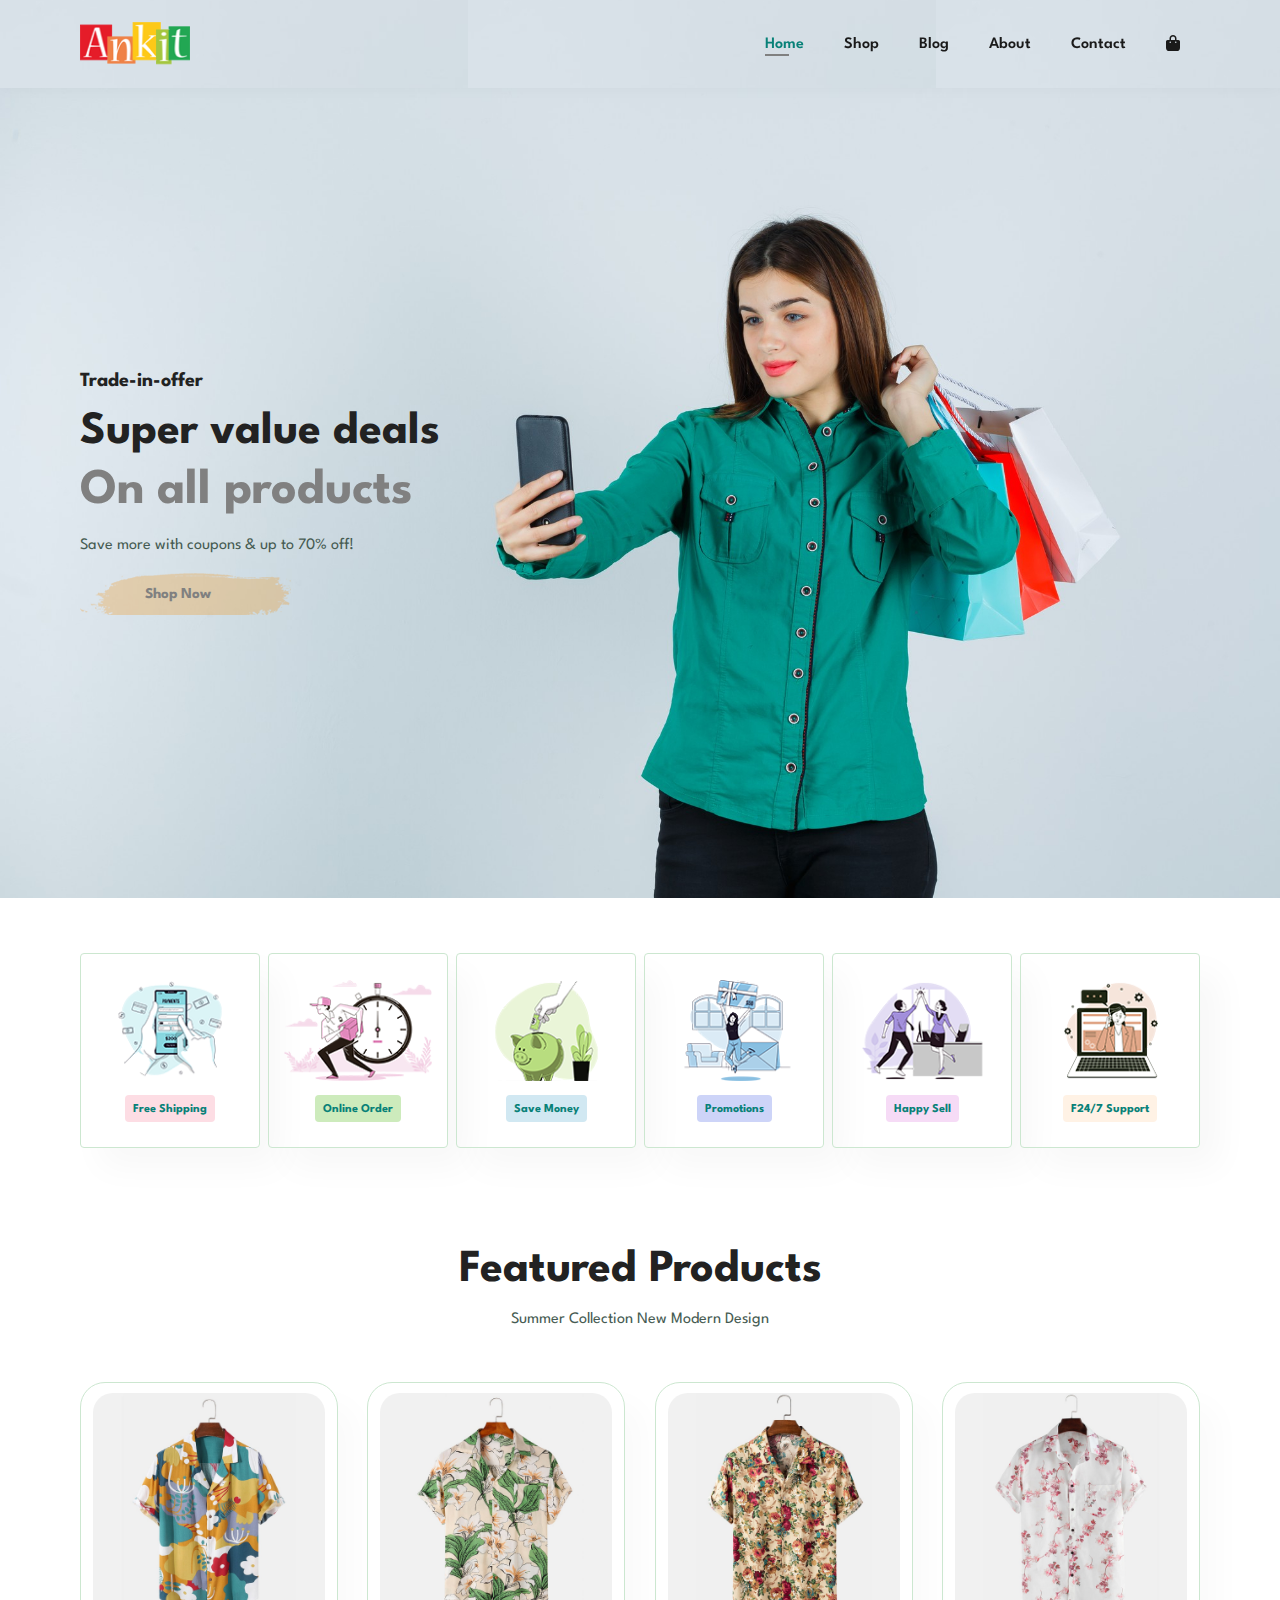
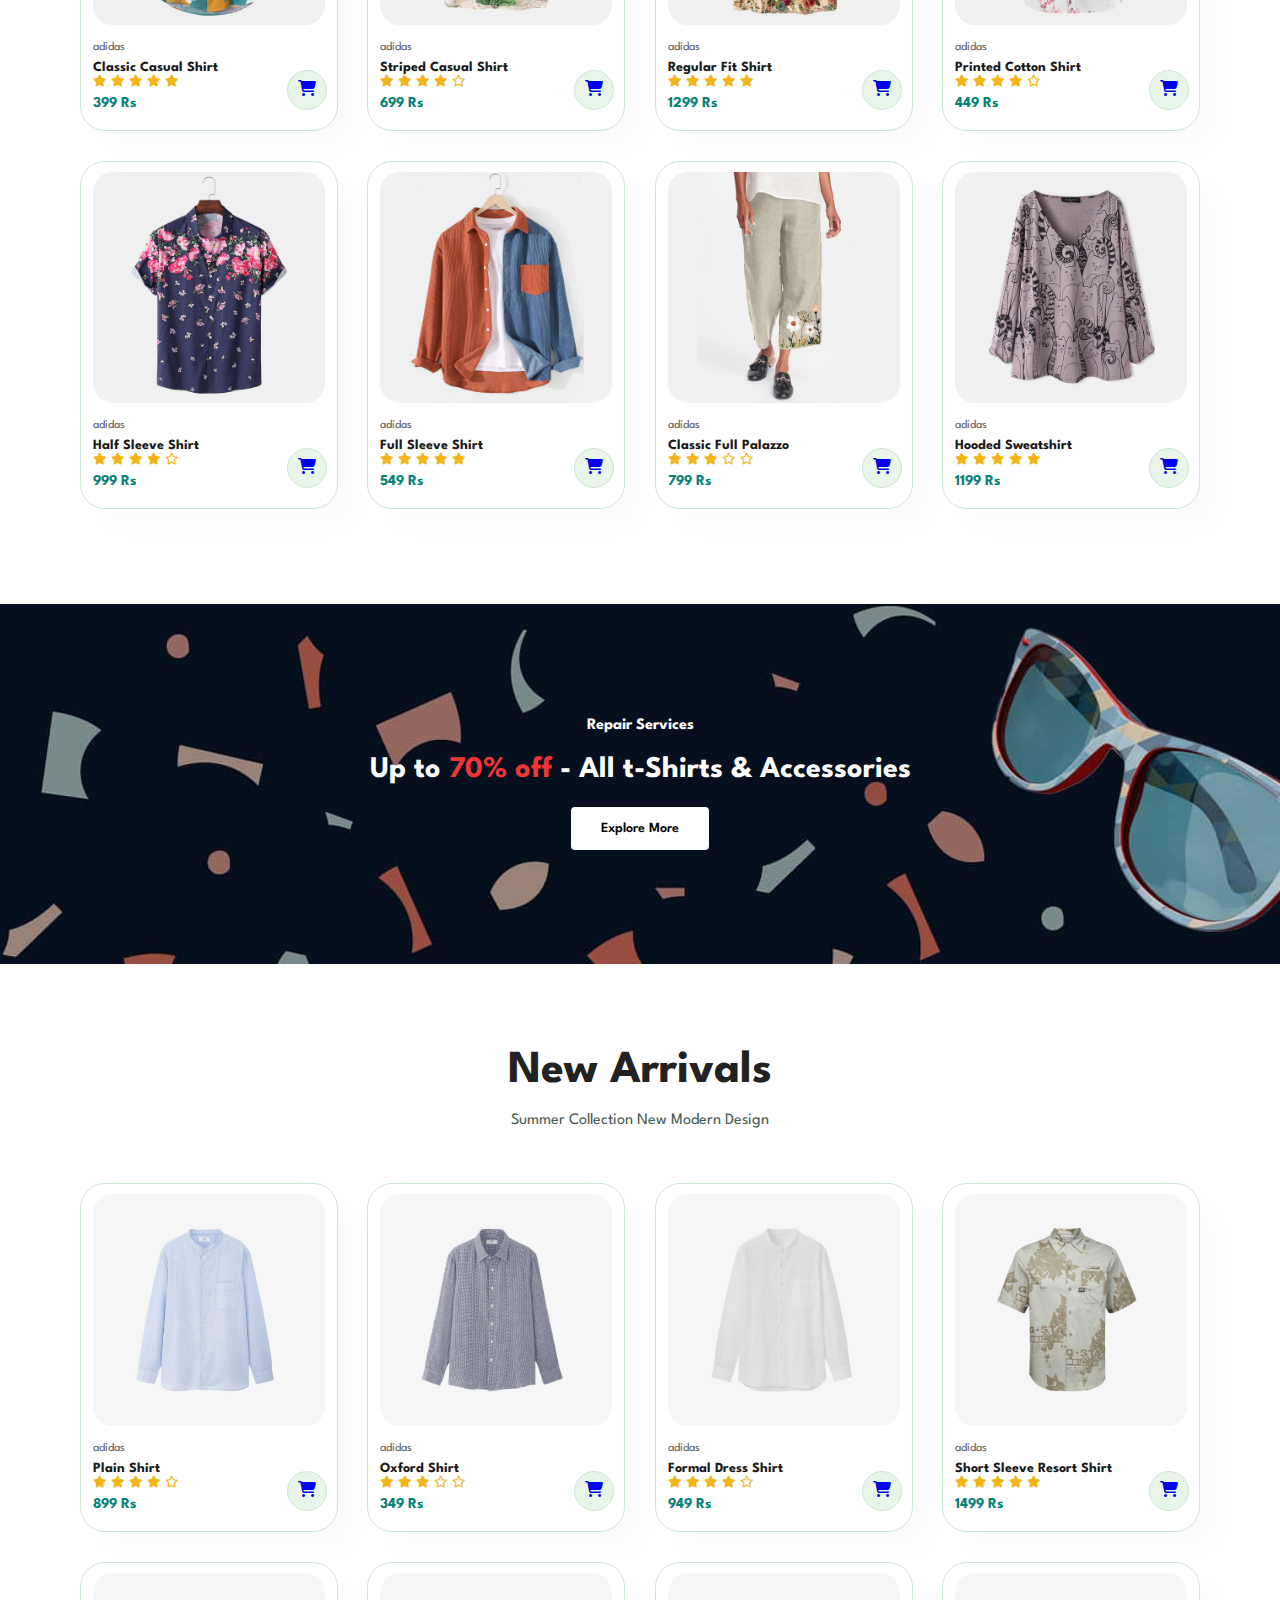
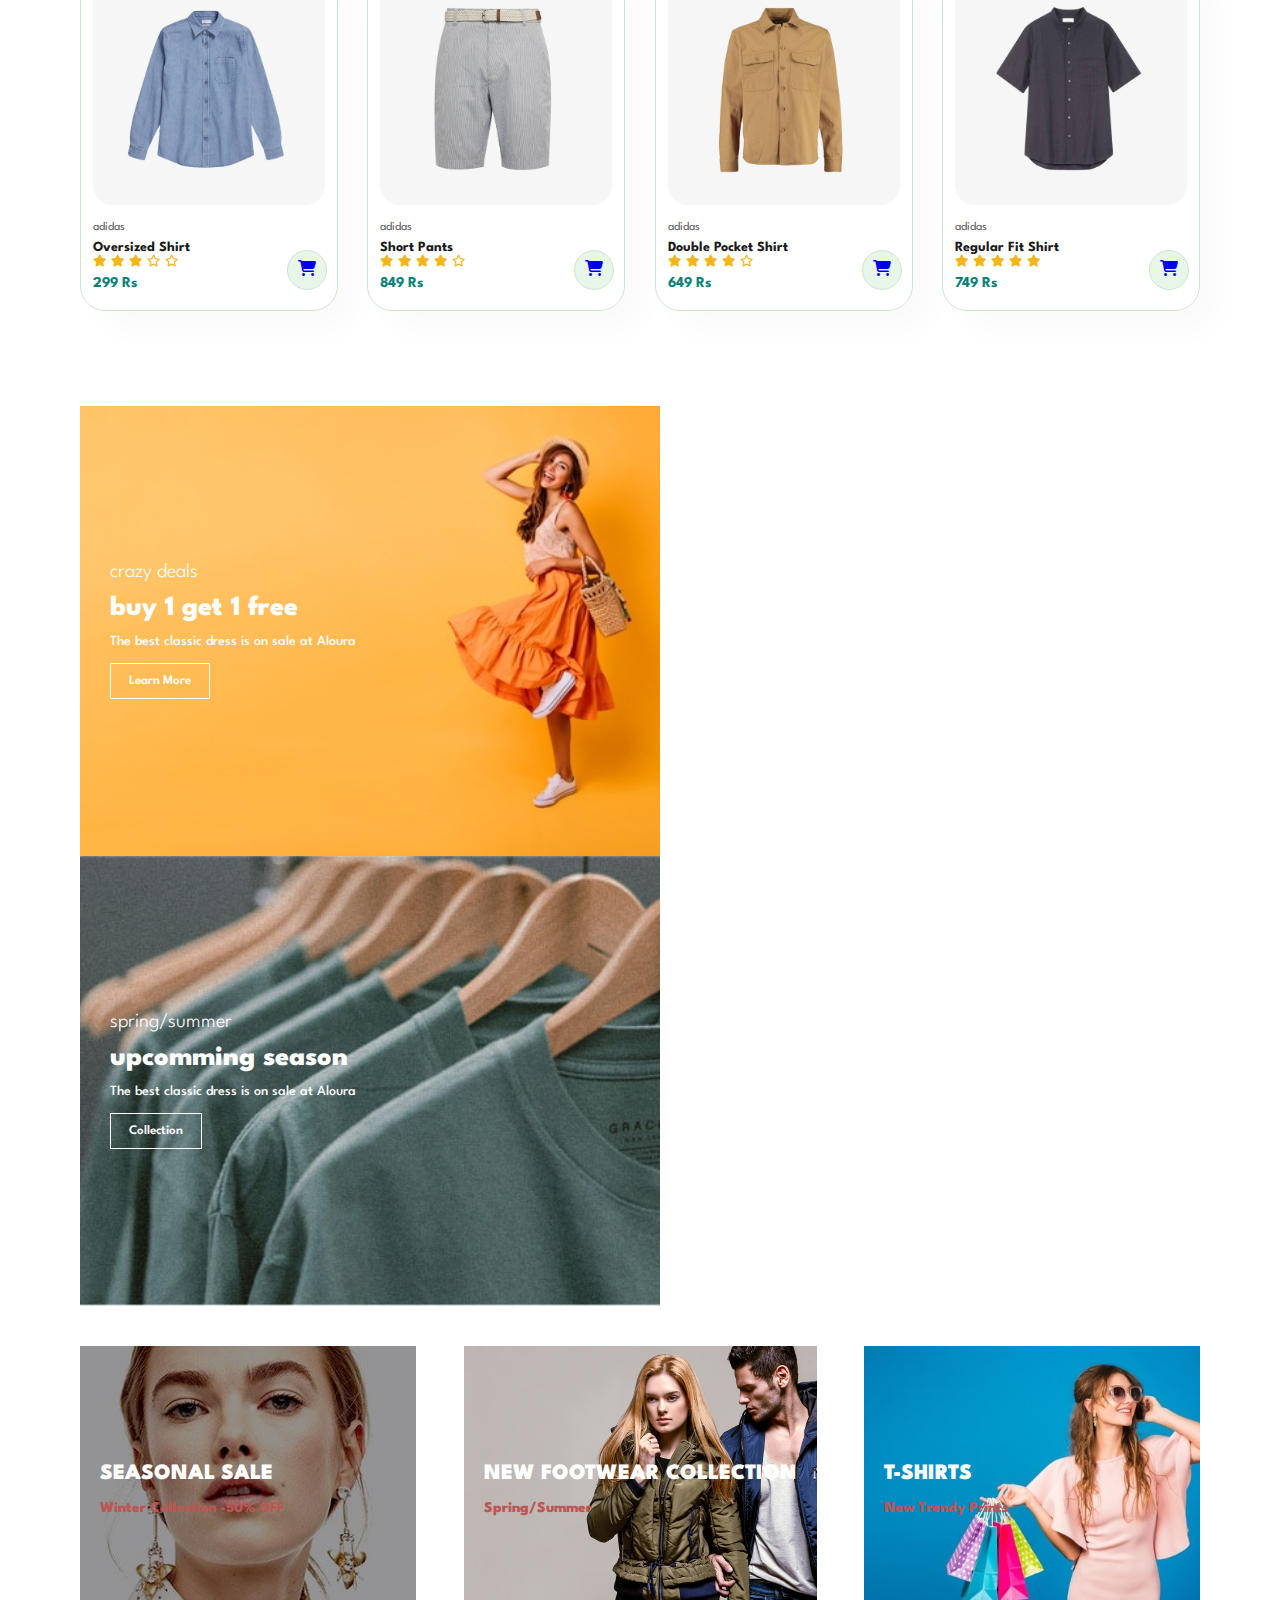
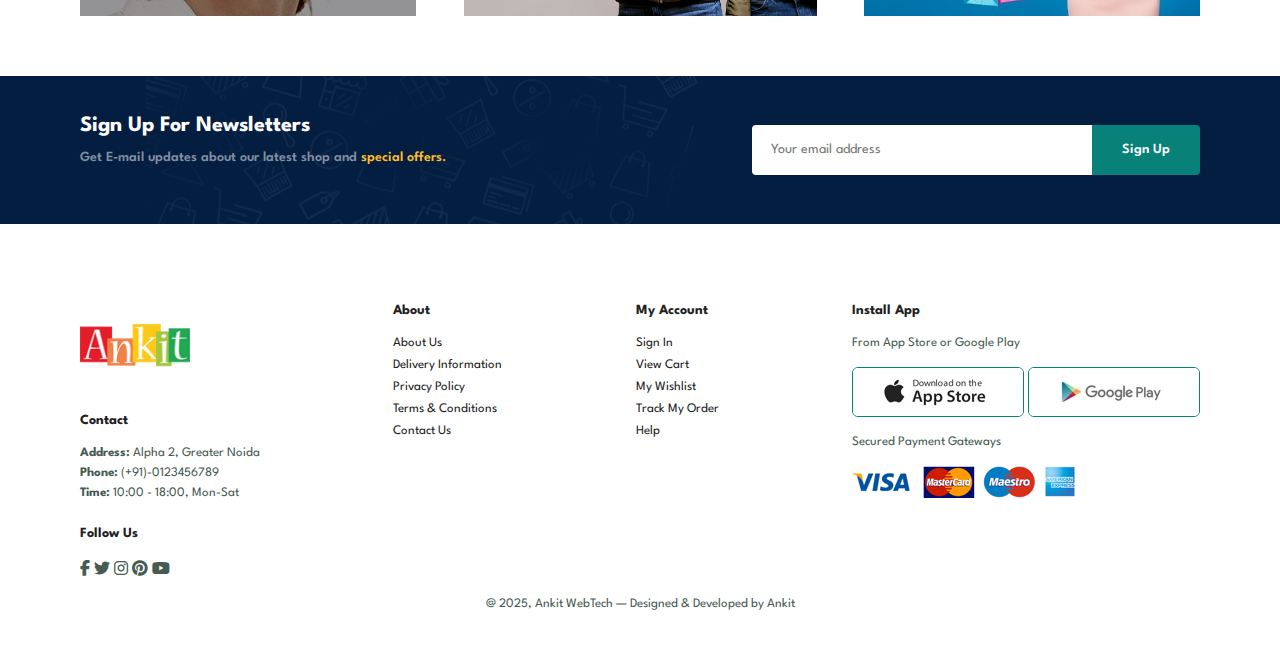
<file: index.html>
<!DOCTYPE html>
<html lang="en">

    <head>
        <meta charset="UTF-8">
        <meta http-equiv="X-UA-Compatible" content="IE=edge">
        <meta name="viewport" content="width=device-width, initial-scale=1.0">
        <title>E-Commerce Website</title>
     <link rel="stylesheet" href="https://cdnjs.cloudflare.com/ajax/libs/font-awesome/6.5.0/css/all.min.css">

        <link rel="stylesheet" href="style.css">
    </head>

    <!-- top button option like home,shop,blog, about, contact  -->

    <body>
        <section id="header">
            <a href="#"><img src="img/logo.png" class="logo" alt="" width="110" height="80"></a>

            <div>
                <ul id="navbar">
                    <li><a class="active" href="index.html">Home</a></li>
                    <li><a href="shop.html">Shop</a></li>
                    <li><a href="blog.html">Blog</a></li>
                    <li><a href="about.html">About</a></li>
                    <li><a href="contact.html">Contact</a></li>
                    <li id="lg-bag"><a href="cart.html" id="cart-icon"><i class="fa-solid fa-bag-shopping"></i></a></li>
                   <a href="#" id="close"><i class="fas fa-times"></i></a>

                </ul>
            </div>

            <!-- side navbar for ipad/android -->

             <div id="mobile">
                <a href="cart.html" id="mobile-cart-icon"><i class="fas fa-shopping-bag"></i></a>
                <i id="bar" class="fas fa-outdent"></i>
                
             </div>
        </section>

        <!-- 1st page where bigger girl picture showing  -->
        <section id="hero">
            <h4>Trade-in-offer</h4>
            <h2>Super value deals</h2>
            <h1>On all products</h1>
            <p>Save more with coupons & up to 70% off!</p>
            <button>Shop Now</button>
        </section>

        <!--  showing boxes total 6-->

        <section id="feature" class="section-p1">
            <div class="fe-box"> 
                <img src="img/features/f1.png" alt="">
                <h6>Free Shipping</h6>
            </div>
            <div class="fe-box"> 
                <img src="img/features/f2.png" alt="">
                <h6>Online Order</h6>
            </div>
            <div class="fe-box"> 
                <img src="img/features/f3.png" alt="">
                <h6>Save Money</h6>
            </div>
            <div class="fe-box"> 
                <img src="img/features/f4.png" alt="">
                <h6>Promotions</h6>
            </div>
            <div class="fe-box"> 
                <img src="img/features/f5.png" alt="">
                <h6>Happy Sell</h6>
            </div>
            <div class="fe-box"> 
                <img src="img/features/f6.png" alt="">
                <h6>F24/7 Support</h6>
            </div>
        </section>

        <!-- a lot of cloths for summer collection total 8 -->
        <section id="product1" class="section-p1">
            <h2>Featured Products</h2>
            <p>Summer Collection New Modern Design</p>
            <div class="pro-container">
                <div class="pro">
                    <img src="img/products/f1.jpg" alt="">
                    <div class="des">
                        <span>adidas</span>
                        <h5>Classic Casual Shirt</h5>
                        <div class="star">
                            <i class="fas fa-star"></i>
                            <i class="fas fa-star"></i>
                            <i class="fas fa-star"></i>
                            <i class="fas fa-star"></i>
                            <i class="fas fa-star"></i>
                        </div>
                        <h4>399 Rs</h4>
                    </div>
                    <div class="cart">
                    <a href="#"><i class="fas fa-shopping-cart" ></i></a></div>


                </div>

                <div class="pro">
                    <img src="img/products/f2.jpg" alt="">
                    <div class="des">
                        <span>adidas</span>
                        <h5>Striped Casual Shirt</h5>
                        <div class="star">
                            <i class="fas fa-star"></i>
                            <i class="fas fa-star"></i>
                            <i class="fas fa-star"></i>
                            <i class="fas fa-star"></i>
                            <i class="far fa-star"></i>
                        </div>
                        <h4>699 Rs</h4>
                    </div>
                    <div class="cart">
                    <a href="#"><i class="fas fa-shopping-cart" ></i></a></div>


                </div>

                <div class="pro">
                    <img src="img/products/f3.jpg" alt="">
                    <div class="des">
                        <span>adidas</span>
                        <h5>Regular Fit Shirt</h5>
                        <div class="star">
                            <i class="fas fa-star"></i>
                            <i class="fas fa-star"></i>
                            <i class="fas fa-star"></i>
                            <i class="fas fa-star"></i>
                            <i class="fas fa-star"></i>
                        </div>
                        <h4>1299 Rs</h4>
                    </div>
                    <div class="cart">
                    <a href="#"><i class="fas fa-shopping-cart" ></i></a></div>


                </div>

                <div class="pro">
                    <img src="img/products/f4.jpg" alt="">
                    <div class="des">
                        <span>adidas</span>
                        <h5>Printed Cotton Shirt</h5>
                        <div class="star">
                            <i class="fas fa-star"></i>
                            <i class="fas fa-star"></i>
                            <i class="fas fa-star"></i>
                            <i class="fas fa-star"></i>
                            <i class="far fa-star"></i>
                        </div>
                        <h4>449 Rs</h4>
                    </div>
                    <div class="cart">
                    <a href="#"><i class="fas fa-shopping-cart" ></i></a></div>


                </div>

                <div class="pro">
                    <img src="img/products/f5.jpg" alt="">
                    <div class="des">
                        <span>adidas</span>
                        <h5>Half Sleeve Shirt</h5>
                        <div class="star">
                            <i class="fas fa-star"></i>
                            <i class="fas fa-star"></i>
                            <i class="fas fa-star"></i>
                            <i class="fas fa-star"></i>
                            <i class="far fa-star"></i>
                        </div>
                        <h4>999 Rs</h4>
                    </div>
                    <div class="cart">
                    <a href="#"><i class="fas fa-shopping-cart" ></i></a></div>


                </div>

                <div class="pro">
                    <img src="img/products/f6.jpg" alt="">
                    <div class="des">
                        <span>adidas</span>
                        <h5>Full Sleeve Shirt</h5>
                        <div class="star">
                            <i class="fas fa-star"></i>
                            <i class="fas fa-star"></i>
                            <i class="fas fa-star"></i>
                            <i class="fas fa-star"></i>
                            <i class="fas fa-star"></i>
                        </div>
                        <h4>549 Rs</h4>
                    </div>
                    <div class="cart">
                    <a href="#"><i class="fas fa-shopping-cart" ></i></a></div>


                </div>

                <div class="pro">
                    <img src="img/products/f7.jpg" alt="">
                    <div class="des">
                        <span>adidas</span>
                        <h5>Classic Full Palazzo</h5>
                        <div class="star">
                            <i class="fas fa-star"></i>
                            <i class="fas fa-star"></i>
                            <i class="fas fa-star"></i>
                            <i class="far fa-star"></i>
                            <i class="far fa-star"></i>
                        </div>
                        <h4>799 Rs</h4>
                    </div>
                    <div class="cart">
                    <a href="#"><i class="fas fa-shopping-cart" ></i></a></div>


                </div>

                <div class="pro">
                    <img src="img/products/f8.jpg" alt="">
                    <div class="des">
                        <span>adidas</span>
                        <h5>Hooded Sweatshirt</h5>
                        <div class="star">
                            <i class="fas fa-star"></i>
                            <i class="fas fa-star"></i>
                            <i class="fas fa-star"></i>
                            <i class="fas fa-star"></i>
                            <i class="fas fa-star"></i>
                        </div>
                        <h4>1199 Rs</h4>
                    </div>
                    <div class="cart">
                    <a href="#"><i class="fas fa-shopping-cart" ></i></a></div>


                </div>
            </div>
        </section>

        <!-- its a banner -->
        <section id="banner" class="section-m1">
            <h4>Repair Services</h4>
            <h2>Up to <span>70% off</span> - All t-Shirts & Accessories</h2>
            <button class="normal">Explore More</button>
        </section>

        <!-- a lot of new arrival cloths for summer total 8 -->
                <section id="product1" class="section-p1">
            <h2>New Arrivals</h2>
            <p>Summer Collection New Modern Design</p>
            <div class="pro-container">
                <div class="pro">
                    <img src="img/products/n1.jpg" alt="">
                    <div class="des">
                        <span>adidas</span>
                        <h5>Plain Shirt</h5>
                        <div class="star">
                            <i class="fas fa-star"></i>
                            <i class="fas fa-star"></i>
                            <i class="fas fa-star"></i>
                            <i class="fas fa-star"></i>
                            <i class="far fa-star"></i>
                        </div>
                        <h4>899 Rs</h4>
                    </div>
                    <div class="cart">
                    <a href="#"><i class="fas fa-shopping-cart" ></i></a></div>


                </div>

                <div class="pro">
                    <img src="img/products/n2.jpg" alt="">
                    <div class="des">
                        <span>adidas</span>
                        <h5>Oxford Shirt</h5>
                        <div class="star">
                            <i class="fas fa-star"></i>
                            <i class="fas fa-star"></i>
                            <i class="fas fa-star"></i>
                            <i class="far fa-star"></i>
                            <i class="far fa-star"></i>
                        </div>
                        <h4>349 Rs</h4>
                    </div>
                    <div class="cart">
                    <a href="#"><i class="fas fa-shopping-cart" ></i></a></div>


                </div>

                <div class="pro">
                    <img src="img/products/n3.jpg" alt="">
                    <div class="des">
                        <span>adidas</span>
                        <h5>Formal Dress Shirt</h5>
                        <div class="star">
                            <i class="fas fa-star"></i>
                            <i class="fas fa-star"></i>
                            <i class="fas fa-star"></i>
                            <i class="fas fa-star"></i>
                            <i class="far fa-star"></i>
                        </div>
                        <h4>949 Rs</h4>
                    </div>
                    <div class="cart">
                    <a href="#"><i class="fas fa-shopping-cart" ></i></a></div>


                </div>

                <div class="pro">
                    <img src="img/products/n4.jpg" alt="">
                    <div class="des">
                        <span>adidas</span>
                        <h5>Short Sleeve Resort Shirt</h5>
                        <div class="star">
                            <i class="fas fa-star"></i>
                            <i class="fas fa-star"></i>
                            <i class="fas fa-star"></i>
                            <i class="fas fa-star"></i>
                            <i class="fas fa-star"></i>
                        </div>
                        <h4>1499 Rs</h4>
                    </div>
                    <div class="cart">
                    <a href="#"><i class="fas fa-shopping-cart" ></i></a></div>


                </div>

                <div class="pro">
                    <img src="img/products/n5.jpg" alt="">
                    <div class="des">
                        <span>adidas</span>
                        <h5>Oversized Shirt</h5>
                        <div class="star">
                            <i class="fas fa-star"></i>
                            <i class="fas fa-star"></i>
                            <i class="fas fa-star"></i>
                            <i class="far fa-star"></i>
                            <i class="far fa-star"></i>
                        </div>
                        <h4>299 Rs</h4>
                    </div>
                    <div class="cart">
                    <a href="#"><i class="fas fa-shopping-cart" ></i></a></div>


                </div>

                <div class="pro">
                    <img src="img/products/n6.jpg" alt="">
                    <div class="des">
                        <span>adidas</span>
                        <h5>Short Pants</h5>
                        <div class="star">
                            <i class="fas fa-star"></i>
                            <i class="fas fa-star"></i>
                            <i class="fas fa-star"></i>
                            <i class="fas fa-star"></i>
                            <i class="far fa-star"></i>
                        </div>
                        <h4>849 Rs</h4>
                    </div>
                    <div class="cart">
                    <a href="#"><i class="fas fa-shopping-cart" ></i></a></div>


                </div>

                <div class="pro">
                    <img src="img/products/n7.jpg" alt="">
                    <div class="des">
                        <span>adidas</span>
                        <h5>Double Pocket Shirt</h5>
                        <div class="star">
                            <i class="fas fa-star"></i>
                            <i class="fas fa-star"></i>
                            <i class="fas fa-star"></i>
                            <i class="fas fa-star"></i>
                            <i class="far fa-star"></i>
                        </div>
                        <h4>649 Rs</h4>
                    </div>
                    <div class="cart">
                    <a href="#"><i class="fas fa-shopping-cart" ></i></a></div>


                </div>

                <div class="pro">
                    <img src="img/products/n8.jpg" alt="">
                    <div class="des">
                        <span>adidas</span>
                        <h5>Regular Fit Shirt</h5>
                        <div class="star">
                            <i class="fas fa-star"></i>
                            <i class="fas fa-star"></i>
                            <i class="fas fa-star"></i>
                            <i class="fas fa-star"></i>
                            <i class="fas fa-star"></i>
                        </div>
                        <h4>749 Rs</h4>
                    </div>
                    <div class="cart">
                    <a href="#"><i class="fas fa-shopping-cart" ></i></a></div>


                </div>
            </div>
        </section>
        
        <!-- a lot of banners where showing offers -->
        <section id="sm-banner" class="section-p1">
            <div class="banner-box">
                <h4>crazy deals</h4>
                <h2>buy 1 get 1 free</h2>
                <span>The best classic dress is on sale at Aloura</span>
                <button class="white">Learn More</button>
            </div>

             <div class="banner-box banner-box2">
                <h4>spring/summer</h4>
                <h2>upcomming season</h2>
                <span>The best classic dress is on sale at Aloura</span>
                <button class="white">Collection</button>
            </div>
        </section>

        <section id="banner3">
            <div class="banner-box">
                <h2>SEASONAL SALE</h2>
                <h3>Winter Collection -50% OFF</h3>
            </div>

            <div class="banner-box banner-box2">
                <h2>NEW FOOTWEAR COLLECTION</h2>
                <h3>Spring/Summer</h3>
            </div>

            <div class="banner-box banner-box3">
                <h2>T-SHIRTS</h2>
                <h3>New Trendy Prints</h3>
            </div>
        </section>

        <!-- creating for sign-up section -->

        <section id="newsletter" class="section-p1 section-m1">
            <div class="newstext">
                <h4>Sign Up For Newsletters</h4>
                <p>Get E-mail updates about our latest shop and <span>special offers.</span></p>
            </div>
            <div class="form">
                <input type="text" placeholder="Your email address">
                <button class="normal">Sign Up</button>
            </div>
        </section>

        <!-- this is for footer --> 

        <footer class="section-p1">
            <!-- this is for Contact Column -->
            <div class="col">
                <img src="img/logo.png" class="logo" alt="" width="110" height="80">
                <h4>Contact</h4>
                <p><strong>Address:</strong> Alpha 2, Greater Noida</p>
                <p><strong>Phone:</strong> (+91)-0123456789</p>
                <p><strong>Time:</strong> 10:00 - 18:00, Mon-Sat</p>
            
            <div class="follow">
                <h4>Follow Us</h4>
                <div class="icon">
                    <i class="fab fa-facebook-f"></i>
                    <i class="fab fa-twitter"></i>
                    <i class="fab fa-instagram"></i>
                    <i class="fab fa-pinterest"></i>
                    <i class="fab fa-youtube"></i>
                </div>
            </div>
        </div>

        <!-- this is for About column -->
        <div class="col">
            <h4>About</h4>
            <a href="#">About Us</a>
            <a href="#">Delivery Information</a>
            <a href="#">Privacy Policy</a>
            <a href="#">Terms & Conditions</a>
            <a href="#">Contact Us</a>
        </div>

        <!-- this is for My Account column -->
         <div class="col">
            <h4>My Account</h4>
            <a href="#">Sign In</a>
            <a href="#">View Cart</a>
            <a href="#">My Wishlist</a>
            <a href="#">Track My Order</a>
            <a href="#">Help</a>
        </div>

        <!-- this is for install app -->
         <div class="col install">
            <h4>Install App</h4> 
            <p>From App Store or Google Play</p>
            <div class="row">
                <img src="img/pay/app.jpg" alt="">
                <img src="img/pay/play.jpg" alt="">
            </div>
            <p>Secured Payment Gateways</p> 
            <img src="img/pay/pay.png" alt="">
         </div>

         <div class="copyright">
            <p>@ 2025, Ankit WebTech — Designed & Developed by Ankit</p>
         </div>


        </footer>

        










        <script src="script.js"></script>
    </body>

</html>
</file>
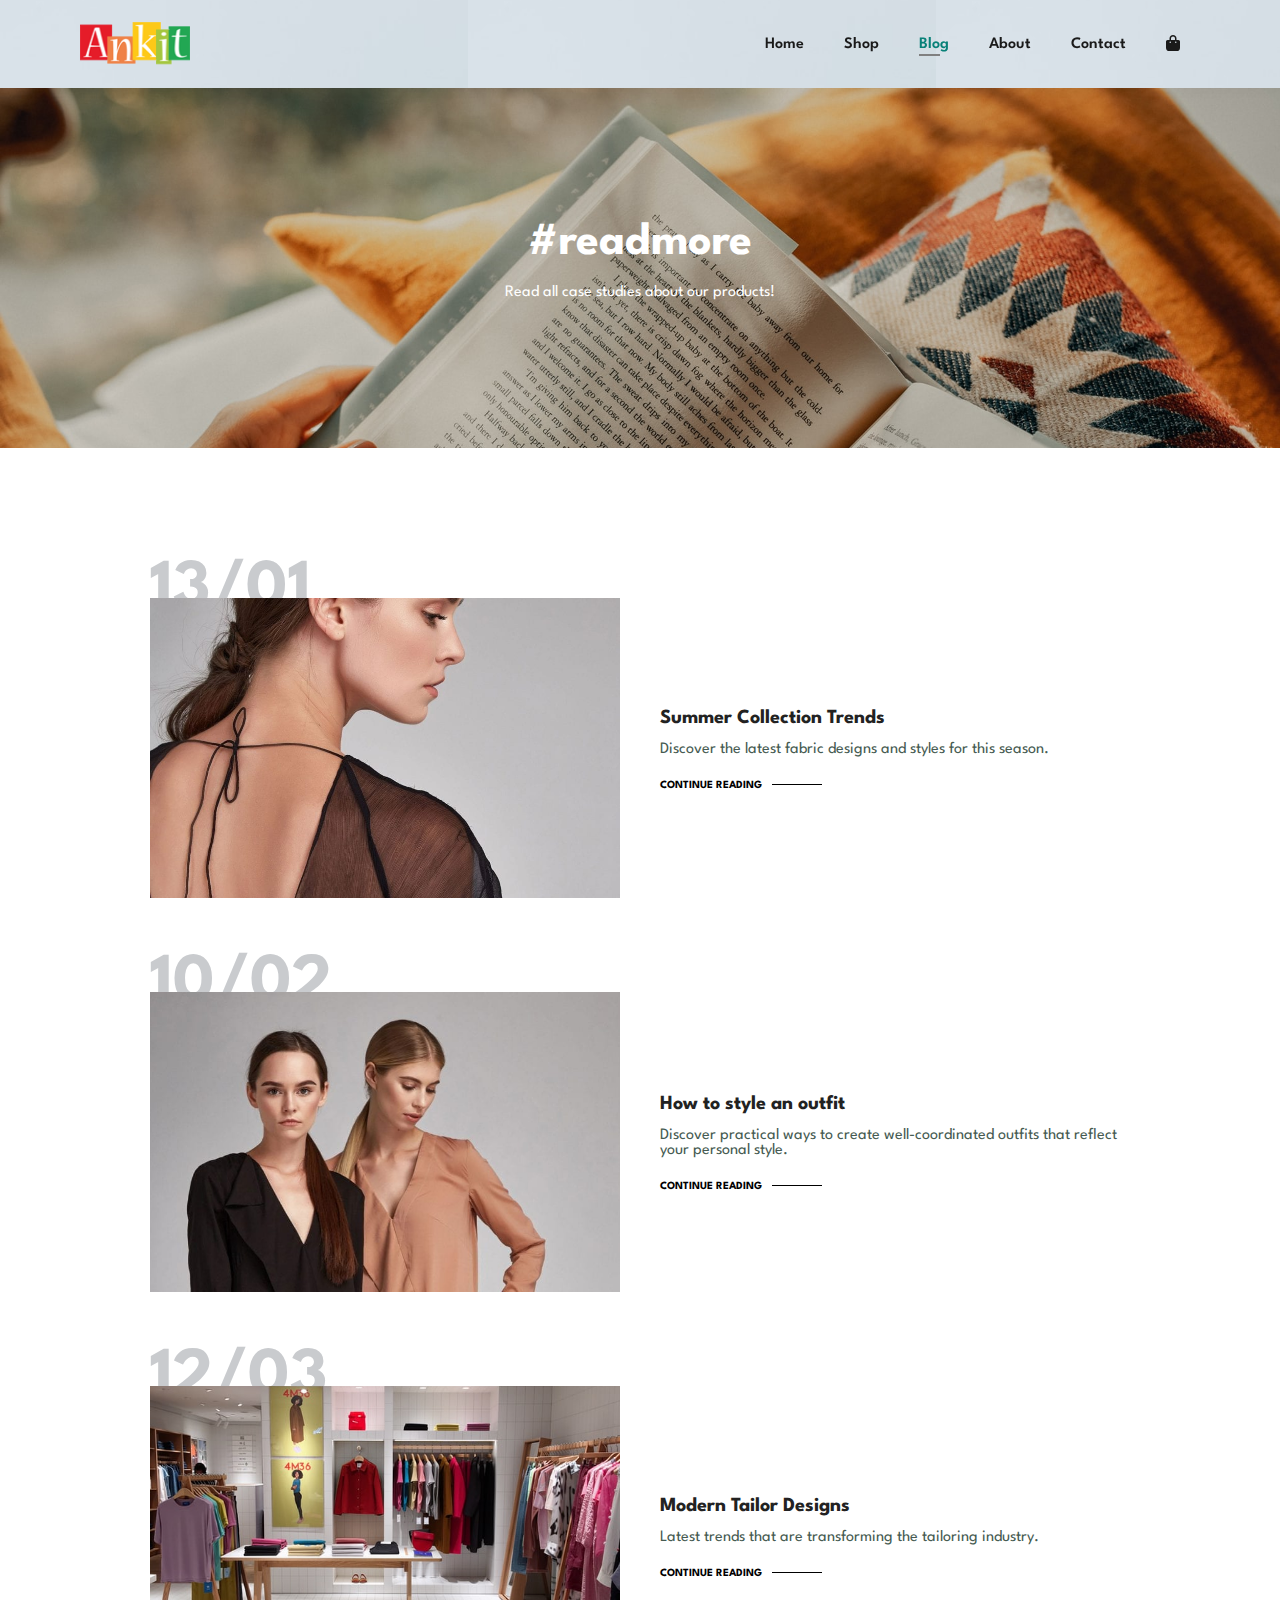
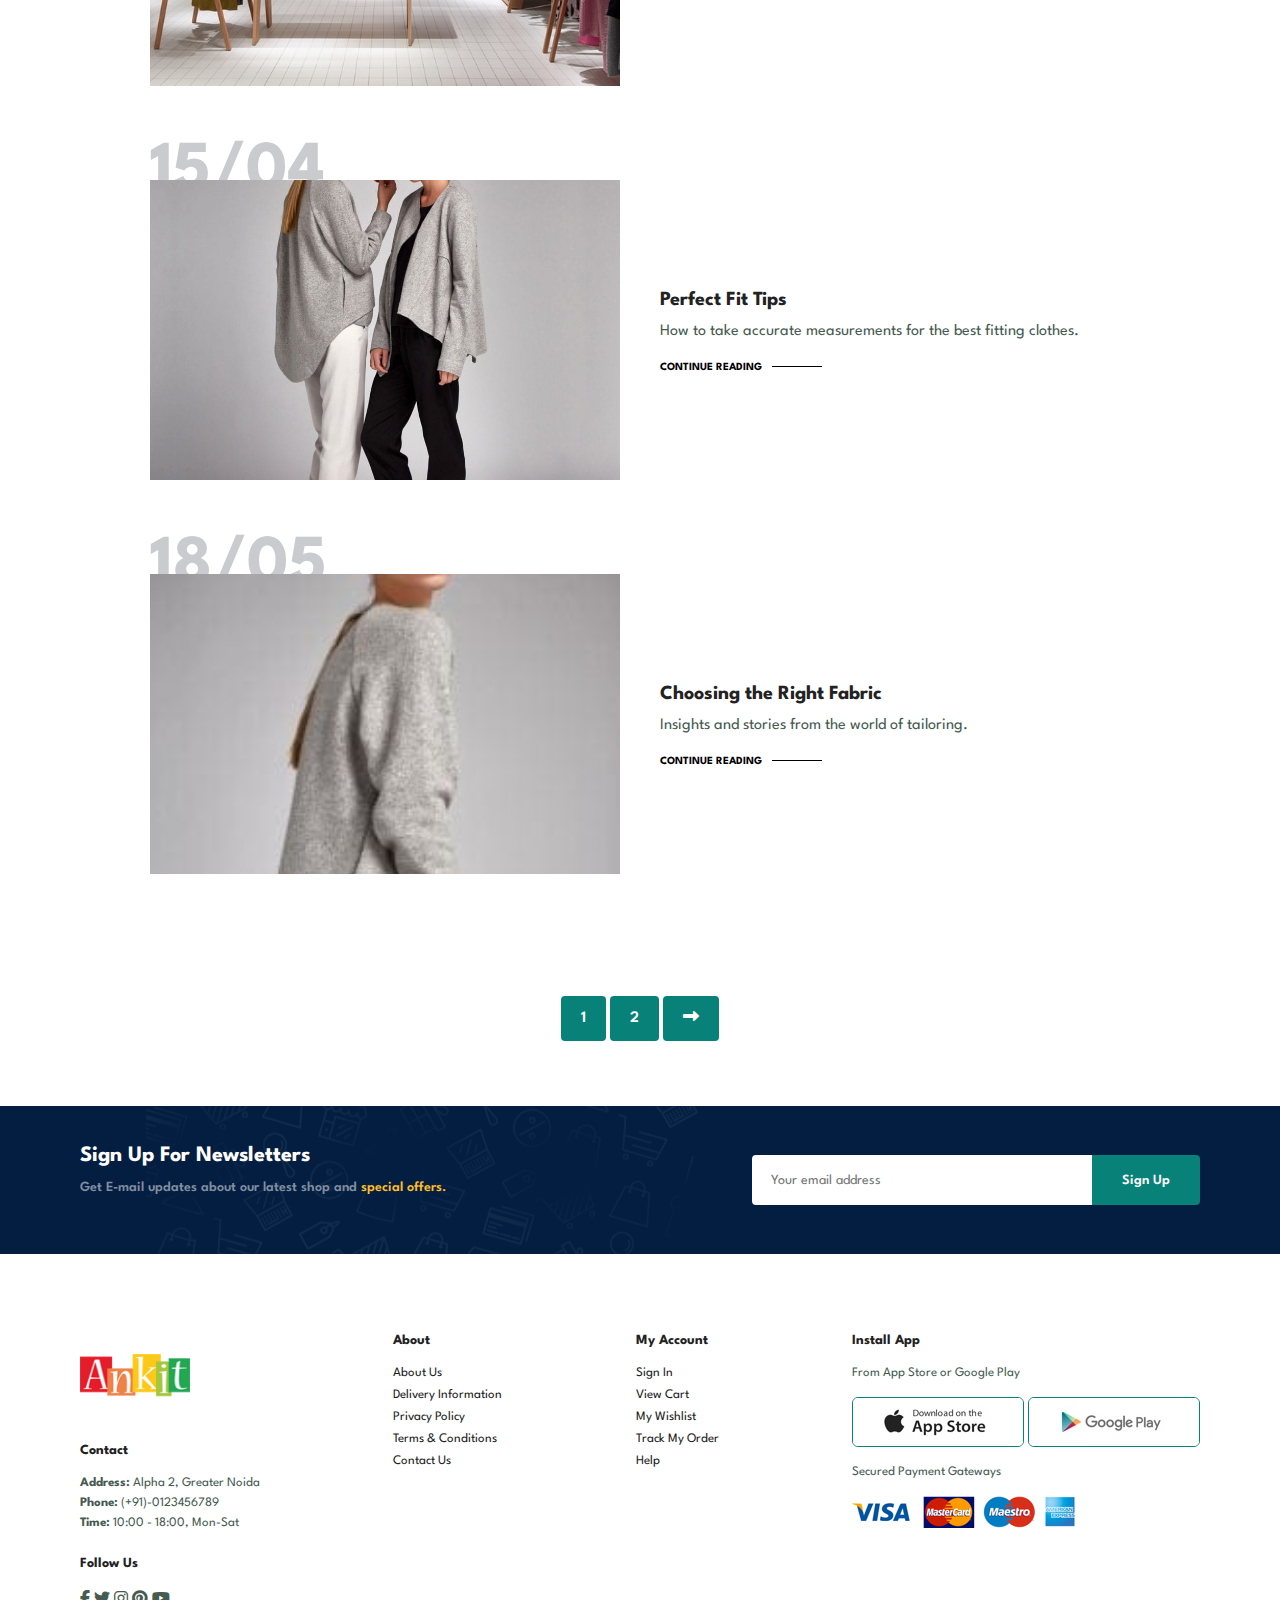
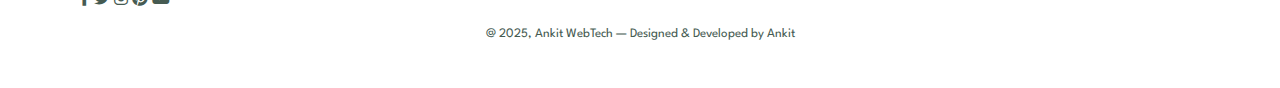
<file: blog.html>
<!DOCTYPE html>
<html lang="en">

    <head>
        <meta charset="UTF-8">
        <meta http-equiv="X-UA-Compatible" content="IE=edge">
        <meta name="viewport" content="width=device-width, initial-scale=1.0">
        <title>E-Commerce Website</title>
     <link rel="stylesheet" href="https://cdnjs.cloudflare.com/ajax/libs/font-awesome/6.5.0/css/all.min.css">

        <link rel="stylesheet" href="style.css">
    </head>

    <!-- top button option like home,shop,blog, about, contact  -->

    <body>
        <section id="header">
            <a href="#"><img src="img/logo.png" class="logo" alt="" width="110" height="80"></a>

            <div>
                <ul id="navbar">
                    <li><a href="index.html">Home</a></li>
                    <li><a href="shop.html">Shop</a></li>
                    <li><a class="active" href="blog.html">Blog</a></li>
                    <li><a href="about.html">About</a></li>
                    <li><a href="contact.html">Contact</a></li>
                    <li id="lg-bag"><a href="cart.html"><i class="fa-solid fa-bag-shopping"></i></a></li>
                   <a href="#" id="close"><i class="fas fa-times"></i></a>

                </ul>
            </div>

            <!-- side navbar for ipad/android -->

             <div id="mobile">
                <a href="cart.html"><i class="fas fa-shopping-bag"></i></a>
                <i id="bar" class="fas fa-outdent"></i>
                
             </div>
        </section>

        <!-- 1st page where bigger girl picture showing  -->
        <section id="page-header" class="blog-header">
            
            <h2>#readmore</h2>
            
            <p>Read all case studies about our products! </p>
            
        </section>

       <section id="blog">

        <div class="blog-box">
            <div class="blog-img">
                <img src="img/blog/b1.jpg" alt="">
            </div>
            <div class="blog-details">
                    <h4>Summer Collection Trends</h4>
      <p>Discover the latest fabric designs and styles for this season.</p>
                <a href="#">CONTINUE READING</a>
            </div>
            <h1>13/01</h1>
        </div>

        <div class="blog-box">
            <div class="blog-img">
                <img src="img/blog/b2.jpg" alt="">
            </div>
            <div class="blog-details">
              <h4>How to style an outfit</h4>
              <p>Discover practical ways to create well-coordinated outfits that reflect your personal style.</p>

                <a href="#">CONTINUE READING</a>
            </div>
            <h1>10/02</h1>
        </div>

        <div class="blog-box">
            <div class="blog-img">
                <img src="img/blog/b3.jpg" alt="">
            </div>
            <div class="blog-details">
                 <h4>Modern Tailor Designs</h4>
    <p>Latest trends that are transforming the tailoring industry.</p>
    <a href="#">CONTINUE READING</a>
            </div>
            <h1>12/03</h1>
        </div>

        <div class="blog-box">
            <div class="blog-img">
                <img src="img/blog/b4.jpg" alt="">
            </div>
            <div class="blog-details">
                <h4>Perfect Fit Tips</h4>
      <p>How to take accurate measurements for the best fitting clothes.</p>
                <a href="#">CONTINUE READING</a>
            </div>
            <h1>15/04</h1>
        </div>

        <div class="blog-box">
            <div class="blog-img">
                <img src="img/blog/b5.jpg" alt="">
            </div>
            <div class="blog-details">
               <h4>Choosing the Right Fabric</h4>
     
  <p>Insights and stories from the world of tailoring.</p>
  <a href="#">CONTINUE READING</a>
            </div>
            <h1>18/05</h1>
        </div>

       </section>

        
        

        <section id="pagination" class="section-p1">
            <a href="#">1</a>
            <a href="#">2</a>
            <a href="#"><i class="fas fa-long-arrow-alt-right"></i></a>
        </section>

        <!-- creating for sign-up section -->

        <section id="newsletter" class="section-p1 section-m1">
            <div class="newstext">
                <h4>Sign Up For Newsletters</h4>
                <p>Get E-mail updates about our latest shop and <span>special offers.</span></p>
            </div>
            <div class="form">
                <input type="text" placeholder="Your email address">
                <button class="normal">Sign Up</button>
            </div>
        </section>

        <!-- this is for footer --> 

        <footer class="section-p1">
            <!-- this is for Contact Column -->
            <div class="col">
                <img src="img/logo.png" class="logo" alt="" width="110" height="80">
                <h4>Contact</h4>
                <p><strong>Address:</strong> Alpha 2, Greater Noida</p>
                <p><strong>Phone:</strong> (+91)-0123456789</p>
                <p><strong>Time:</strong> 10:00 - 18:00, Mon-Sat</p>
            
            <div class="follow">
                <h4>Follow Us</h4>
                <div class="icon">
                    <i class="fab fa-facebook-f"></i>
                    <i class="fab fa-twitter"></i>
                    <i class="fab fa-instagram"></i>
                    <i class="fab fa-pinterest"></i>
                    <i class="fab fa-youtube"></i>
                </div>
            </div>
        </div>

        <!-- this is for About column -->
        <div class="col">
            <h4>About</h4>
            <a href="#">About Us</a>
            <a href="#">Delivery Information</a>
            <a href="#">Privacy Policy</a>
            <a href="#">Terms & Conditions</a>
            <a href="#">Contact Us</a>
        </div>

        <!-- this is for My Account column -->
         <div class="col">
            <h4>My Account</h4>
            <a href="#">Sign In</a>
            <a href="#">View Cart</a>
            <a href="#">My Wishlist</a>
            <a href="#">Track My Order</a>
            <a href="#">Help</a>
        </div>

        <!-- this is for install app -->
         <div class="col install">
            <h4>Install App</h4> 
            <p>From App Store or Google Play</p>
            <div class="row">
                <img src="img/pay/app.jpg" alt="">
                <img src="img/pay/play.jpg" alt="">
            </div>
            <p>Secured Payment Gateways</p> 
            <img src="img/pay/pay.png" alt="">
         </div>

         <div class="copyright">
            <p>@ 2025, Ankit WebTech — Designed & Developed by Ankit</p>
         </div>


        </footer>

    

        <script src="script.js"></script>
    </body>

</html>
</file>
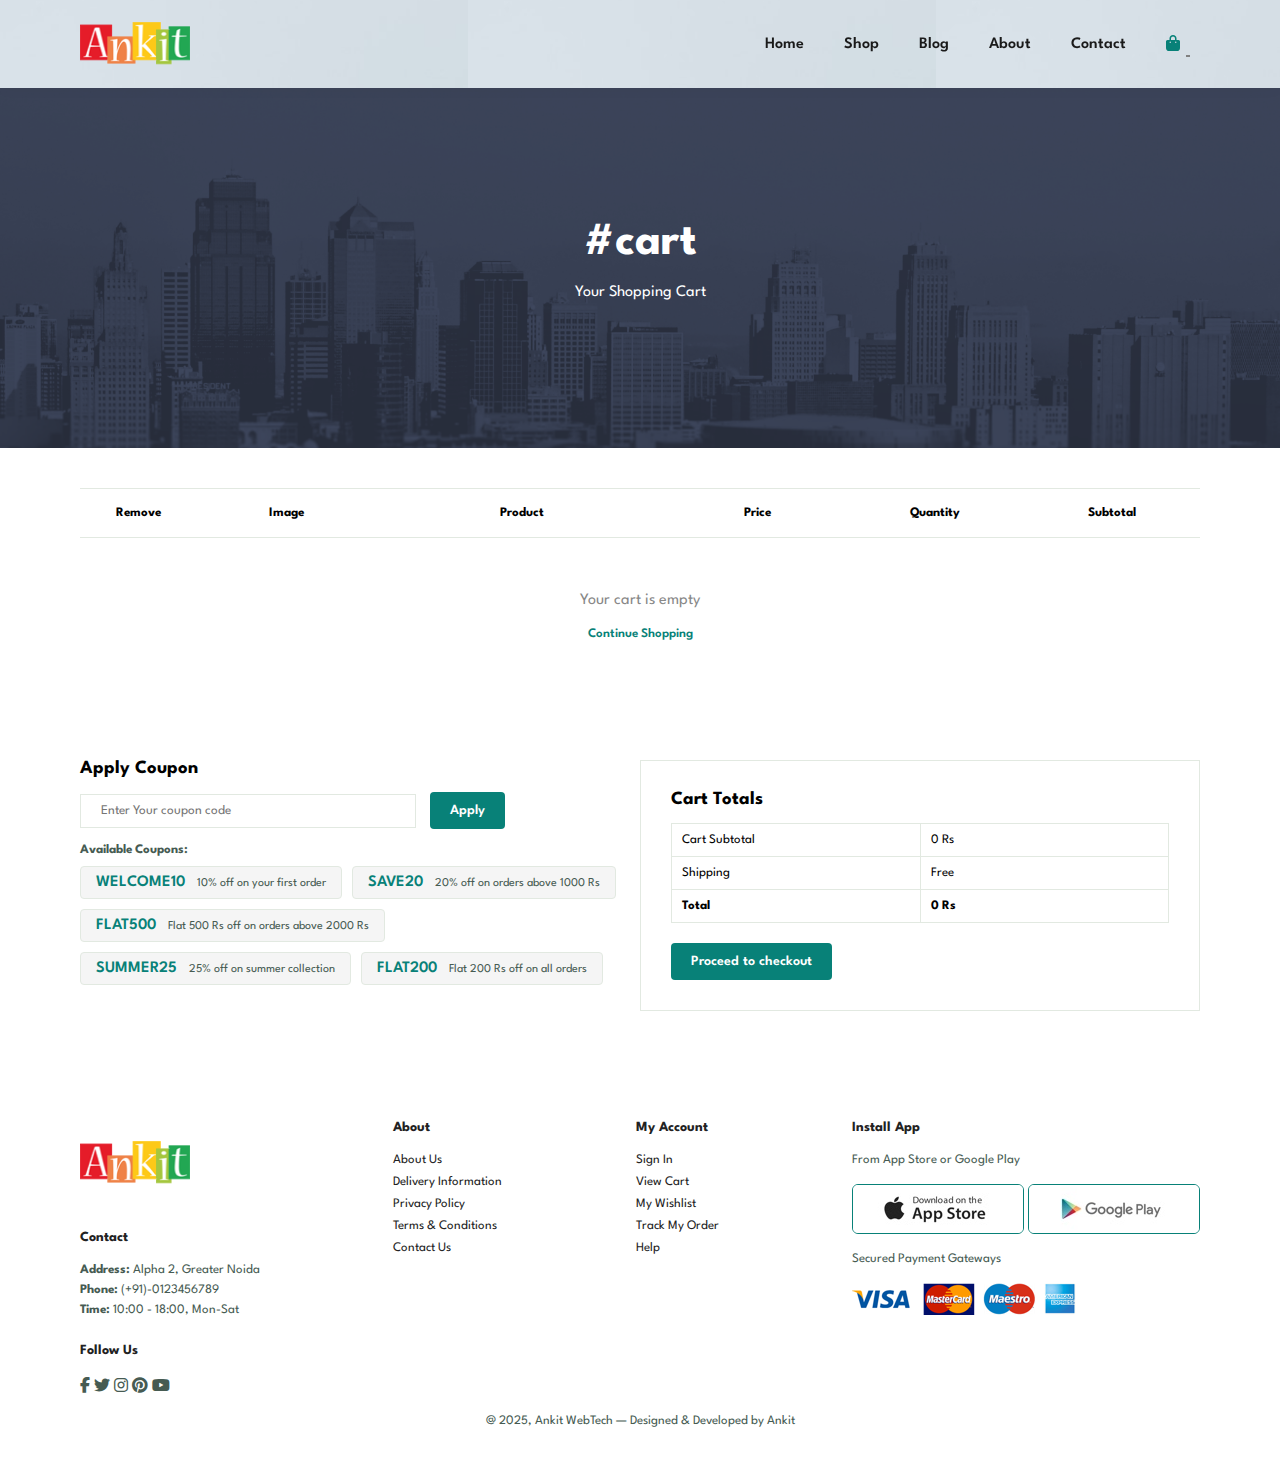
<file: cart.html>
<!DOCTYPE html>
<html lang="en">

    <head>
        <meta charset="UTF-8">
        <meta http-equiv="X-UA-Compatible" content="IE=edge">
        <meta name="viewport" content="width=device-width, initial-scale=1.0">
        <title>E-Commerce Website</title>
     <link rel="stylesheet" href="https://cdnjs.cloudflare.com/ajax/libs/font-awesome/6.5.0/css/all.min.css">

        <link rel="stylesheet" href="style.css">
    </head>

    <!-- top button option like home,shop,blog, about, contact  -->

    <body>
        <section id="header">
            <a href="#"><img src="img/logo.png" class="logo" alt="" width="110" height="80"></a>

            <div>
                <ul id="navbar">
                    <li><a href="index.html">Home</a></li>
                    <li><a href="shop.html">Shop</a></li>
                    <li><a href="blog.html">Blog</a></li>
                    <li><a  href="about.html">About</a></li>
                    <li><a  href="contact.html">Contact</a></li>
                    <li id="lg-bag"><a class="active" href="cart.html" id="cart-icon"><i class="fa-solid fa-bag-shopping"></i></a></li>
                   <a href="#" id="close"><i class="fas fa-times"></i></a>

                </ul>
            </div>

            <!-- side navbar for ipad/android -->

             <div id="mobile">
                <a href="cart.html" id="mobile-cart-icon"><i class="fas fa-shopping-bag"></i></a>
                <i id="bar" class="fas fa-outdent"></i>
                
             </div>
        </section>

        <!-- 1st page where bigger girl picture showing  -->
        <section id="page-header" class="about-header">
            
            <h2>#cart</h2>
            <p>Your Shopping Cart</p>

            
        </section>

        <section id="cart" class="section-p1">
            <table width="100%">
                <thead>
                    <tr>
                        <td>Remove</td>
                        <td>Image</td>
                        <td>Product</td>
                        <td>Price</td>
                        <td>Quantity</td>
                        <td>Subtotal</td>
                    </tr>
                </thead>
                <tbody>
                    <!-- Cart items will be dynamically inserted here -->
                </tbody>
            </table>
        </section>
      
        <section id="cart-add" class="section-p1">
            <div id="coupon">
                <h3>Apply Coupon</h3>
                <div>
                    <input type="text" id="coupon-input" placeholder="Enter Your coupon code">
                    <button class="normal" id="apply-coupon-btn">Apply</button>
                </div>
                <div id="coupon-suggestions" style="margin-top: 15px;">
                    <p style="font-size: 13px; color: #465b52; margin-bottom: 10px;"><strong>Available Coupons:</strong></p>
                    <div id="suggestions-list" style="display: flex; flex-wrap: wrap; gap: 10px;">
                        <!-- Coupon suggestions will be inserted here -->
                    </div>
                </div>
                <div id="coupon-message" style="margin-top: 10px; font-size: 14px;"></div>
                <div id="applied-coupon-display" style="margin-top: 10px; display: none;">
                    <div style="background-color: #e8f6ea; padding: 10px 15px; border-radius: 4px; display: flex; justify-content: space-between; align-items: center;">
                        <span style="color: #088178; font-weight: 600;">Applied: <span id="applied-coupon-code"></span></span>
                        <button onclick="removeCoupon()" style="background-color: #ef3636; color: #fff; border: none; padding: 5px 15px; border-radius: 4px; cursor: pointer; font-size: 12px;">Remove</button>
                    </div>
                </div>
            </div>

            <!--subtotal -->
            <div id="subtotal">
                <h3>Cart Totals</h3>
                <table>
                    <tr>
                        <td>Cart Subtotal </td>
                        <td id="cart-subtotal">0 Rs</td>
                    </tr>
                    <tr id="discount-row" style="display: none;">
                        <td>Discount (<span id="discount-code-name"></span>)</td>
                        <td style="color: #088178; font-weight: 600;">-<span id="discount-amount">0</span> Rs</td>
                    </tr>
                    <tr>
                        <td>Shipping</td>
                        <td>Free</td>
                    </tr>
                    <tr>
                        <td><strong>Total</strong></td>
                        <td><strong id="cart-total">0 Rs</strong></td>
                    </tr>
                </table>
                <button class="normal" id="proceed-checkout">Proceed to checkout</button>
            </div>
        </section>

        <!-- Checkout Form Section -->
        <section id="checkout-form" class="section-p1" style="display: none;">
            <div style="max-width: 600px; margin: 0 auto; border: 1px solid #e2e9e1; padding: 30px; border-radius: 4px;">
                <h2 style="margin-bottom: 20px; color: #222;">Checkout Information</h2>
                <form id="checkoutForm" onsubmit="handleCheckout(event)">
                    <div style="margin-bottom: 20px;">
                        <label for="checkout-name" style="display: block; margin-bottom: 8px; font-weight: 600; color: #222;">Name *</label>
                        <input type="text" id="checkout-name" name="name" required style="width: 100%; padding: 12px 15px; border: 1px solid #e2e9e1; border-radius: 4px; font-size: 14px; outline: none;">
                    </div>
                    <div style="margin-bottom: 20px;">
                        <label for="checkout-email" style="display: block; margin-bottom: 8px; font-weight: 600; color: #222;">Email *</label>
                        <input type="email" id="checkout-email" name="email" required style="width: 100%; padding: 12px 15px; border: 1px solid #e2e9e1; border-radius: 4px; font-size: 14px; outline: none;">
                    </div>
                    <div style="margin-bottom: 20px;">
                        <label for="payment-mode" style="display: block; margin-bottom: 8px; font-weight: 600; color: #222;">Mode of Payment *</label>
                        <select id="payment-mode" name="payment-mode" required style="width: 100%; padding: 12px 15px; border: 1px solid #e2e9e1; border-radius: 4px; font-size: 14px; outline: none;">
                            <option value="">Select Payment Mode</option>
                            <option value="Credit Card">Credit Card</option>
                            <option value="Debit Card">Debit Card</option>
                            <option value="UPI">UPI</option>
                            <option value="Net Banking">Net Banking</option>
                            <option value="Cash on Delivery">Cash on Delivery</option>
                        </select>
                    </div>
                    <div style="margin-bottom: 20px; padding: 15px; background-color: #f5f5f5; border-radius: 4px;">
                        <h4 style="margin-bottom: 10px; color: #222;">Order Summary</h4>
                        <div id="order-summary" style="font-size: 14px; color: #465b52;">
                            <!-- Order summary will be dynamically inserted here -->
                        </div>
                    </div>
                    <button type="submit" class="normal" style="width: 100%; background-color: #088178; color: #fff; padding: 15px; font-size: 16px; font-weight: 600;">Proceed to Pay</button>
                </form>
            </div>
        </section>

        <!-- this is for footer --> 

        <footer class="section-p1">
            <!-- this is for Contact Column -->
            <div class="col">
                <img src="img/logo.png" class="logo" alt="" width="110" height="80">
                <h4>Contact</h4>
                <p><strong>Address:</strong> Alpha 2, Greater Noida</p>
                <p><strong>Phone:</strong> (+91)-0123456789</p>
                <p><strong>Time:</strong> 10:00 - 18:00, Mon-Sat</p>
            
            <div class="follow">
                <h4>Follow Us</h4>
                <div class="icon">
                    <i class="fab fa-facebook-f"></i>
                    <i class="fab fa-twitter"></i>
                    <i class="fab fa-instagram"></i>
                    <i class="fab fa-pinterest"></i>
                    <i class="fab fa-youtube"></i>
                </div>
            </div>
        </div>

        <!-- this is for About column -->
        <div class="col">
            <h4>About</h4>
            <a href="#">About Us</a>
            <a href="#">Delivery Information</a>
            <a href="#">Privacy Policy</a>
            <a href="#">Terms & Conditions</a>
            <a href="#">Contact Us</a>
        </div>

        <!-- this is for My Account column -->
         <div class="col">
            <h4>My Account</h4>
            <a href="#">Sign In</a>
            <a href="#">View Cart</a>
            <a href="#">My Wishlist</a>
            <a href="#">Track My Order</a>
            <a href="#">Help</a>
        </div>

        <!-- this is for install app -->
         <div class="col install">
            <h4>Install App</h4> 
            <p>From App Store or Google Play</p>
            <div class="row">
                <img src="img/pay/app.jpg" alt="">
                <img src="img/pay/play.jpg" alt="">
            </div>
            <p>Secured Payment Gateways</p> 
            <img src="img/pay/pay.png" alt="">
         </div>

         <div class="copyright">
            <p>@ 2025, Ankit WebTech — Designed & Developed by Ankit</p>
         </div>


        </footer>

    

        <script src="script.js"></script>
        <script>
            // Show checkout form when proceed to checkout is clicked
            document.addEventListener('DOMContentLoaded', () => {
                const proceedBtn = document.getElementById('proceed-checkout');
                const checkoutForm = document.getElementById('checkout-form');
                const cartSection = document.getElementById('cart');
                const cartAddSection = document.getElementById('cart-add');
                
                if (proceedBtn) {
                    proceedBtn.addEventListener('click', () => {
                        const cart = JSON.parse(localStorage.getItem("cart")) || [];
                        if (cart.length === 0) {
                            alert('Your cart is empty. Please add items to cart first.');
                            return;
                        }
                        
                        // Update order summary
                        updateOrderSummary();
                        
                        // Show checkout form and hide cart
                        checkoutForm.style.display = 'block';
                        cartSection.style.display = 'none';
                        cartAddSection.style.display = 'none';
                        
                        // Scroll to checkout form
                        checkoutForm.scrollIntoView({ behavior: 'smooth' });
                    });
                }
            });
            
            function updateOrderSummary() {
                const cart = JSON.parse(localStorage.getItem("cart")) || [];
                const appliedCoupon = JSON.parse(localStorage.getItem("appliedCoupon")) || null;
                const products = [
                    { id: 1, title: "Classic Cotton T-Shirt", price: 399, image: "img/products/f1.jpg", brand: "adidas" },
                    { id: 2, title: "Striped Casual Shirt", price: 699, image: "img/products/f2.jpg", brand: "adidas" },
                    { id: 3, title: "Slim Fit Denim Jeans", price: 1299, image: "img/products/f3.jpg", brand: "adidas" },
                    { id: 4, title: "Printed Cotton T-Shirt", price: 449, image: "img/products/f4.jpg", brand: "adidas" },
                    { id: 5, title: "Regular Fit Cargo Pants", price: 999, image: "img/products/f5.jpg", brand: "adidas" },
                    { id: 6, title: "Polo Neck T-Shirt", price: 549, image: "img/products/f6.jpg", brand: "adidas" },
                    { id: 7, title: "Casual Full Sleeve Shirt", price: 799, image: "img/products/f7.jpg", brand: "adidas" },
                    { id: 8, title: "Hooded Sweatshirt", price: 1199, image: "img/products/f8.jpg", brand: "adidas" },
                    { id: 9, title: "Slim Fit Chinos", price: 899, image: "img/products/n1.jpg", brand: "adidas" },
                    { id: 10, title: "V-Neck Cotton T-Shirt", price: 349, image: "img/products/n2.jpg", brand: "adidas" },
                    { id: 11, title: "Formal Dress Shirt", price: 949, image: "img/products/n3.jpg", brand: "adidas" },
                    { id: 12, title: "Ripped Denim Jeans", price: 1499, image: "img/products/n4.jpg", brand: "adidas" },
                    { id: 13, title: "Round Neck T-Shirt", price: 299, image: "img/products/n5.jpg", brand: "adidas" },
                    { id: 14, title: "Track Pants", price: 849, image: "img/products/n6.jpg", brand: "adidas" },
                    { id: 15, title: "Casual Button Shirt", price: 649, image: "img/products/n7.jpg", brand: "adidas" },
                    { id: 16, title: "Cotton Joggers", price: 749, image: "img/products/n8.jpg", brand: "adidas" }
                ];
                
                const coupons = [
                    { code: "WELCOME10", discount: 10, type: "percentage" },
                    { code: "SAVE20", discount: 20, type: "percentage" },
                    { code: "FLAT500", discount: 500, type: "fixed" },
                    { code: "SUMMER25", discount: 25, type: "percentage" },
                    { code: "FLAT200", discount: 200, type: "fixed" }
                ];
                
                const subtotal = cart.reduce((sum, item) => {
                    const product = products.find(p => p.id === item.id);
                    if (!product) return sum;
                    return sum + (product.price * (item.quantity || 1));
                }, 0);
                
                let discount = 0;
                let discountText = '';
                
                if (appliedCoupon) {
                    const coupon = coupons.find(c => c.code === appliedCoupon.code);
                    if (coupon) {
                        if (coupon.type === "percentage") {
                            discount = Math.round((subtotal * coupon.discount) / 100);
                        } else {
                            discount = coupon.discount;
                        }
                        
                        if (coupon.code === "SAVE20" && subtotal < 1000) {
                            discount = 0;
                        } else if (coupon.code === "FLAT500" && subtotal < 2000) {
                            discount = 0;
                        }
                        
                        if (discount > 0) {
                            discountText = `<p><strong>Discount (${appliedCoupon.code}):</strong> <span style="color: #088178;">-${discount} Rs</span></p>`;
                        }
                    }
                }
                
                const finalTotal = Math.max(0, subtotal - discount);
                
                const summaryHTML = `
                    <p><strong>Total Items:</strong> ${cart.reduce((sum, item) => sum + (item.quantity || 1), 0)}</p>
                    <p><strong>Subtotal:</strong> ${subtotal} Rs</p>
                    ${discountText}
                    <p><strong>Total Amount:</strong> <strong style="color: #088178; font-size: 18px;">${finalTotal} Rs</strong></p>
                `;
                
                const orderSummary = document.getElementById('order-summary');
                if (orderSummary) {
                    orderSummary.innerHTML = summaryHTML;
                }
            }
        </script>
    </body>

</html>
</file>
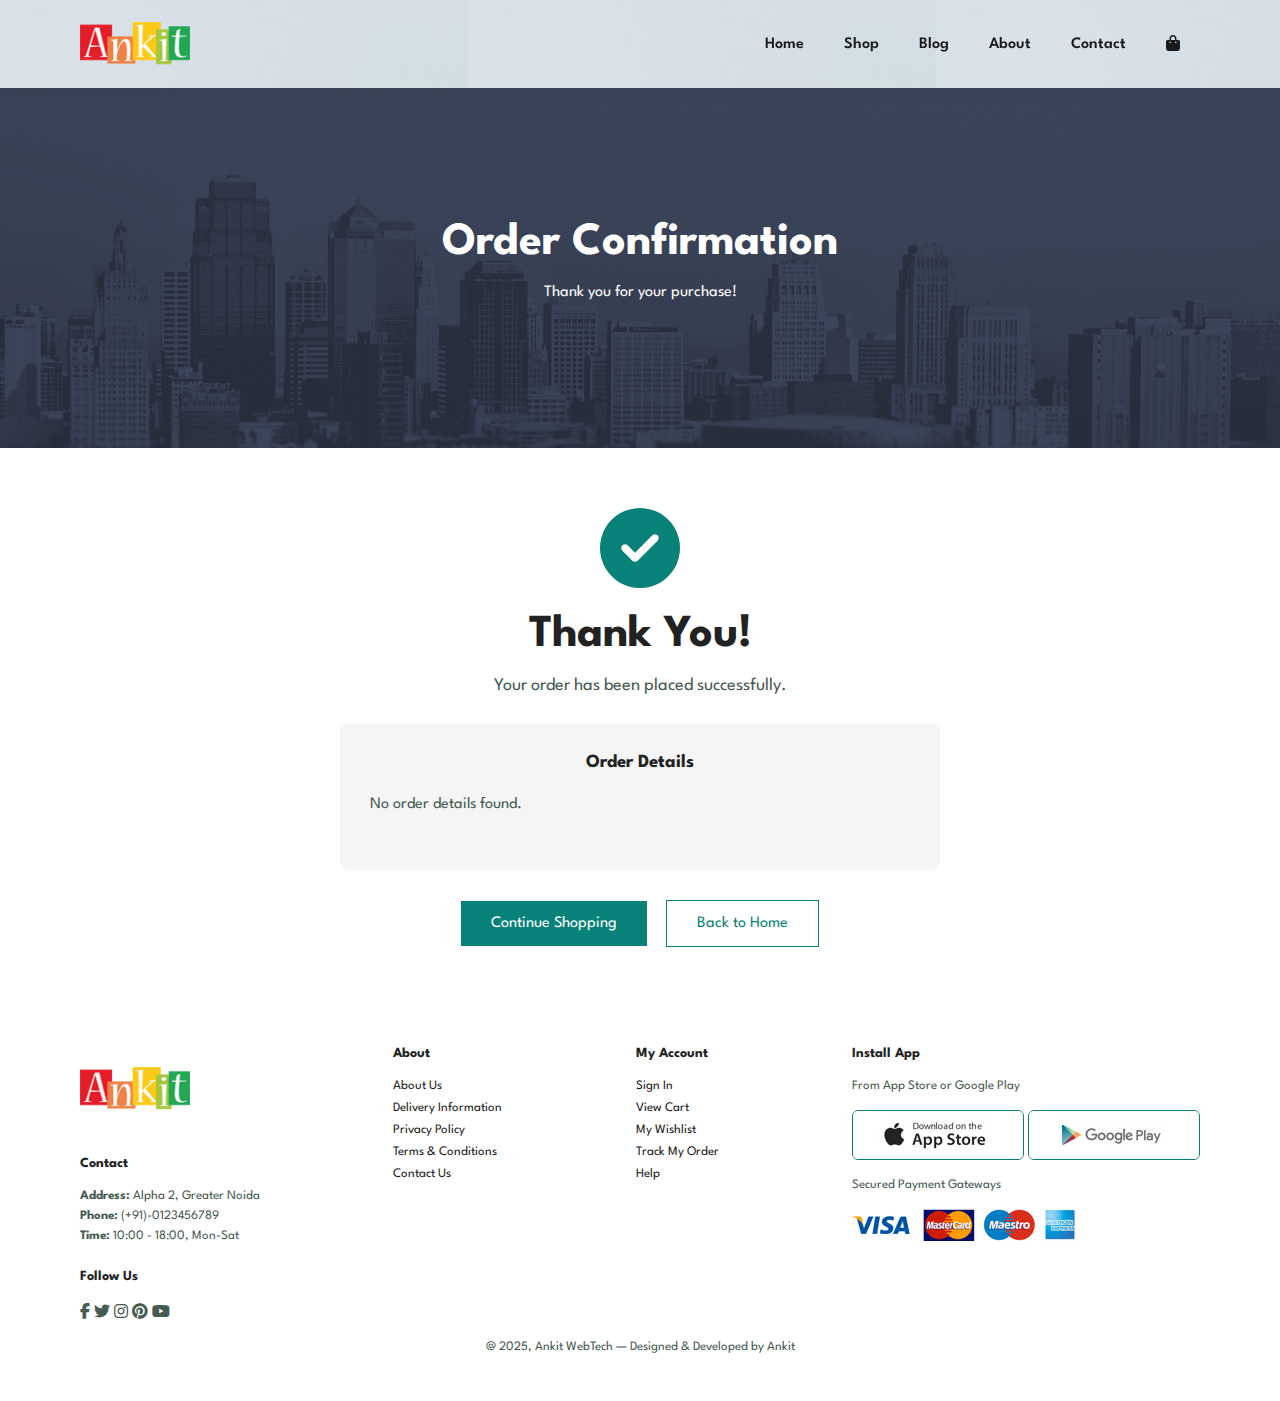
<file: confirmation.html>
<!DOCTYPE html>
<html lang="en">

    <head>
        <meta charset="UTF-8">
        <meta http-equiv="X-UA-Compatible" content="IE=edge">
        <meta name="viewport" content="width=device-width, initial-scale=1.0">
        <title>Order Confirmation - E-Commerce Website</title>
     <link rel="stylesheet" href="https://cdnjs.cloudflare.com/ajax/libs/font-awesome/6.5.0/css/all.min.css">

        <link rel="stylesheet" href="style.css">
    </head>

    <body>
        <section id="header">
            <a href="#"><img src="img/logo.png" class="logo" alt="" width="110" height="80"></a>

            <div>
                <ul id="navbar">
                    <li><a href="index.html">Home</a></li>
                    <li><a href="shop.html">Shop</a></li>
                    <li><a href="blog.html">Blog</a></li>
                    <li><a href="about.html">About</a></li>
                    <li><a href="contact.html">Contact</a></li>
                    <li id="lg-bag"><a href="cart.html" id="cart-icon"><i class="fa-solid fa-bag-shopping"></i></a></li>
                   <a href="#" id="close"><i class="fas fa-times"></i></a>

                </ul>
            </div>

            <!-- side navbar for ipad/android -->

             <div id="mobile">
                <a href="cart.html" id="mobile-cart-icon"><i class="fas fa-shopping-bag"></i></a>
                <i id="bar" class="fas fa-outdent"></i>
                
             </div>
        </section>

        <!-- Confirmation Section -->
        <section id="page-header" class="about-header">
            <h2>Order Confirmation</h2>
            <p>Thank you for your purchase!</p>
        </section>

        <section class="section-p1" style="text-align: center; padding: 60px 20px;">
            <div style="max-width: 600px; margin: 0 auto;">
                <div style="margin-bottom: 30px;">
                    <i class="fas fa-check-circle" style="font-size: 80px; color: #088178; margin-bottom: 20px;"></i>
                    <h2 style="color: #222; margin-bottom: 15px;">Thank You!</h2>
                    <p style="font-size: 18px; color: #465b52; margin-bottom: 30px;">Your order has been placed successfully.</p>
                </div>

                <div id="order-details" style="background-color: #f5f5f5; padding: 30px; border-radius: 8px; margin-bottom: 30px; text-align: left;">
                    <h3 style="color: #222; margin-bottom: 20px; text-align: center;">Order Details</h3>
                    <div id="order-info" style="font-size: 14px; color: #465b52; line-height: 1.8;">
                        <!-- Order details will be inserted here -->
                    </div>
                </div>

                <div style="margin-top: 30px;">
                    <a href="shop.html" class="normal" style="background-color: #088178; color: #fff; padding: 15px 30px; text-decoration: none; display: inline-block; margin-right: 15px;">Continue Shopping</a>
                    <a href="index.html" class="normal" style="background-color: #fff; color: #088178; border: 1px solid #088178; padding: 15px 30px; text-decoration: none; display: inline-block;">Back to Home</a>
                </div>
            </div>
        </section>

        <!-- Footer -->
        <footer class="section-p1">
            <!-- this is for Contact Column -->
            <div class="col">
                <img src="img/logo.png" class="logo" alt="" width="110" height="80">
                <h4>Contact</h4>
                <p><strong>Address:</strong> Alpha 2, Greater Noida</p>
                <p><strong>Phone:</strong> (+91)-0123456789</p>
                <p><strong>Time:</strong> 10:00 - 18:00, Mon-Sat</p>
            
            <div class="follow">
                <h4>Follow Us</h4>
                <div class="icon">
                    <i class="fab fa-facebook-f"></i>
                    <i class="fab fa-twitter"></i>
                    <i class="fab fa-instagram"></i>
                    <i class="fab fa-pinterest"></i>
                    <i class="fab fa-youtube"></i>
                </div>
            </div>
        </div>

        <!-- this is for About column -->
        <div class="col">
            <h4>About</h4>
            <a href="#">About Us</a>
            <a href="#">Delivery Information</a>
            <a href="#">Privacy Policy</a>
            <a href="#">Terms & Conditions</a>
            <a href="#">Contact Us</a>
        </div>

        <!-- this is for My Account column -->
         <div class="col">
            <h4>My Account</h4>
            <a href="#">Sign In</a>
            <a href="#">View Cart</a>
            <a href="#">My Wishlist</a>
            <a href="#">Track My Order</a>
            <a href="#">Help</a>
        </div>

        <!-- this is for install app -->
         <div class="col install">
            <h4>Install App</h4> 
            <p>From App Store or Google Play</p>
            <div class="row">
                <img src="img/pay/app.jpg" alt="">
                <img src="img/pay/play.jpg" alt="">
            </div>
            <p>Secured Payment Gateways</p> 
            <img src="img/pay/pay.png" alt="">
         </div>

         <div class="copyright">
            <p>@ 2025, Ankit WebTech — Designed & Developed by Ankit</p>
         </div>

        </footer>

        <script src="script.js"></script>
        <script>
            document.addEventListener('DOMContentLoaded', () => {
                const orderDetails = JSON.parse(localStorage.getItem('orderDetails'));
                const orderInfo = document.getElementById('order-info');
                
                if (orderDetails && orderInfo) {
                    const products = [
                        { id: 1, title: "Classic Cotton T-Shirt", price: 399, image: "img/products/f1.jpg", brand: "adidas" },
                        { id: 2, title: "Striped Casual Shirt", price: 699, image: "img/products/f2.jpg", brand: "adidas" },
                        { id: 3, title: "Slim Fit Denim Jeans", price: 1299, image: "img/products/f3.jpg", brand: "adidas" },
                        { id: 4, title: "Printed Cotton T-Shirt", price: 449, image: "img/products/f4.jpg", brand: "adidas" },
                        { id: 5, title: "Regular Fit Cargo Pants", price: 999, image: "img/products/f5.jpg", brand: "adidas" },
                        { id: 6, title: "Polo Neck T-Shirt", price: 549, image: "img/products/f6.jpg", brand: "adidas" },
                        { id: 7, title: "Casual Full Sleeve Shirt", price: 799, image: "img/products/f7.jpg", brand: "adidas" },
                        { id: 8, title: "Hooded Sweatshirt", price: 1199, image: "img/products/f8.jpg", brand: "adidas" },
                        { id: 9, title: "Slim Fit Chinos", price: 899, image: "img/products/n1.jpg", brand: "adidas" },
                        { id: 10, title: "V-Neck Cotton T-Shirt", price: 349, image: "img/products/n2.jpg", brand: "adidas" },
                        { id: 11, title: "Formal Dress Shirt", price: 949, image: "img/products/n3.jpg", brand: "adidas" },
                        { id: 12, title: "Ripped Denim Jeans", price: 1499, image: "img/products/n4.jpg", brand: "adidas" },
                        { id: 13, title: "Round Neck T-Shirt", price: 299, image: "img/products/n5.jpg", brand: "adidas" },
                        { id: 14, title: "Track Pants", price: 849, image: "img/products/n6.jpg", brand: "adidas" },
                        { id: 15, title: "Casual Button Shirt", price: 649, image: "img/products/n7.jpg", brand: "adidas" },
                        { id: 16, title: "Cotton Joggers", price: 749, image: "img/products/n8.jpg", brand: "adidas" }
                    ];
                    
                    const orderDate = new Date(orderDetails.date).toLocaleString();
                    
                    let itemsHTML = '';
                    orderDetails.cart.forEach(item => {
                        const product = products.find(p => p.id === item.id);
                        if (product) {
                            itemsHTML += `<p><strong>${product.title}</strong> - Quantity: ${item.quantity} - ${product.price * item.quantity} Rs</p>`;
                        }
                    });
                    
                    let discountHTML = '';
                    if (orderDetails.discount && orderDetails.discount > 0) {
                        discountHTML = `
                            <p><strong>Subtotal:</strong> ${orderDetails.subtotal || orderDetails.total + orderDetails.discount} Rs</p>
                            <p><strong>Discount (${orderDetails.couponCode || 'Coupon'}):</strong> <span style="color: #088178;">-${orderDetails.discount} Rs</span></p>
                        `;
                    }
                    
                    orderInfo.innerHTML = `
                        <p><strong>Order Date:</strong> ${orderDate}</p>
                        <p><strong>Name:</strong> ${orderDetails.name}</p>
                        <p><strong>Email:</strong> ${orderDetails.email}</p>
                        <p><strong>Payment Mode:</strong> ${orderDetails.paymentMode}</p>
                        <hr style="margin: 20px 0; border: none; border-top: 1px solid #e2e9e1;">
                        <h4 style="color: #222; margin-bottom: 10px;">Items Ordered:</h4>
                        ${itemsHTML}
                        <hr style="margin: 20px 0; border: none; border-top: 1px solid #e2e9e1;">
                        ${discountHTML}
                        <p style="font-size: 18px; color: #088178;"><strong>Total Amount: ${orderDetails.total} Rs</strong></p>
                    `;
                } else {
                    orderInfo.innerHTML = '<p>No order details found.</p>';
                }
            });
        </script>
    </body>

</html>
</file>
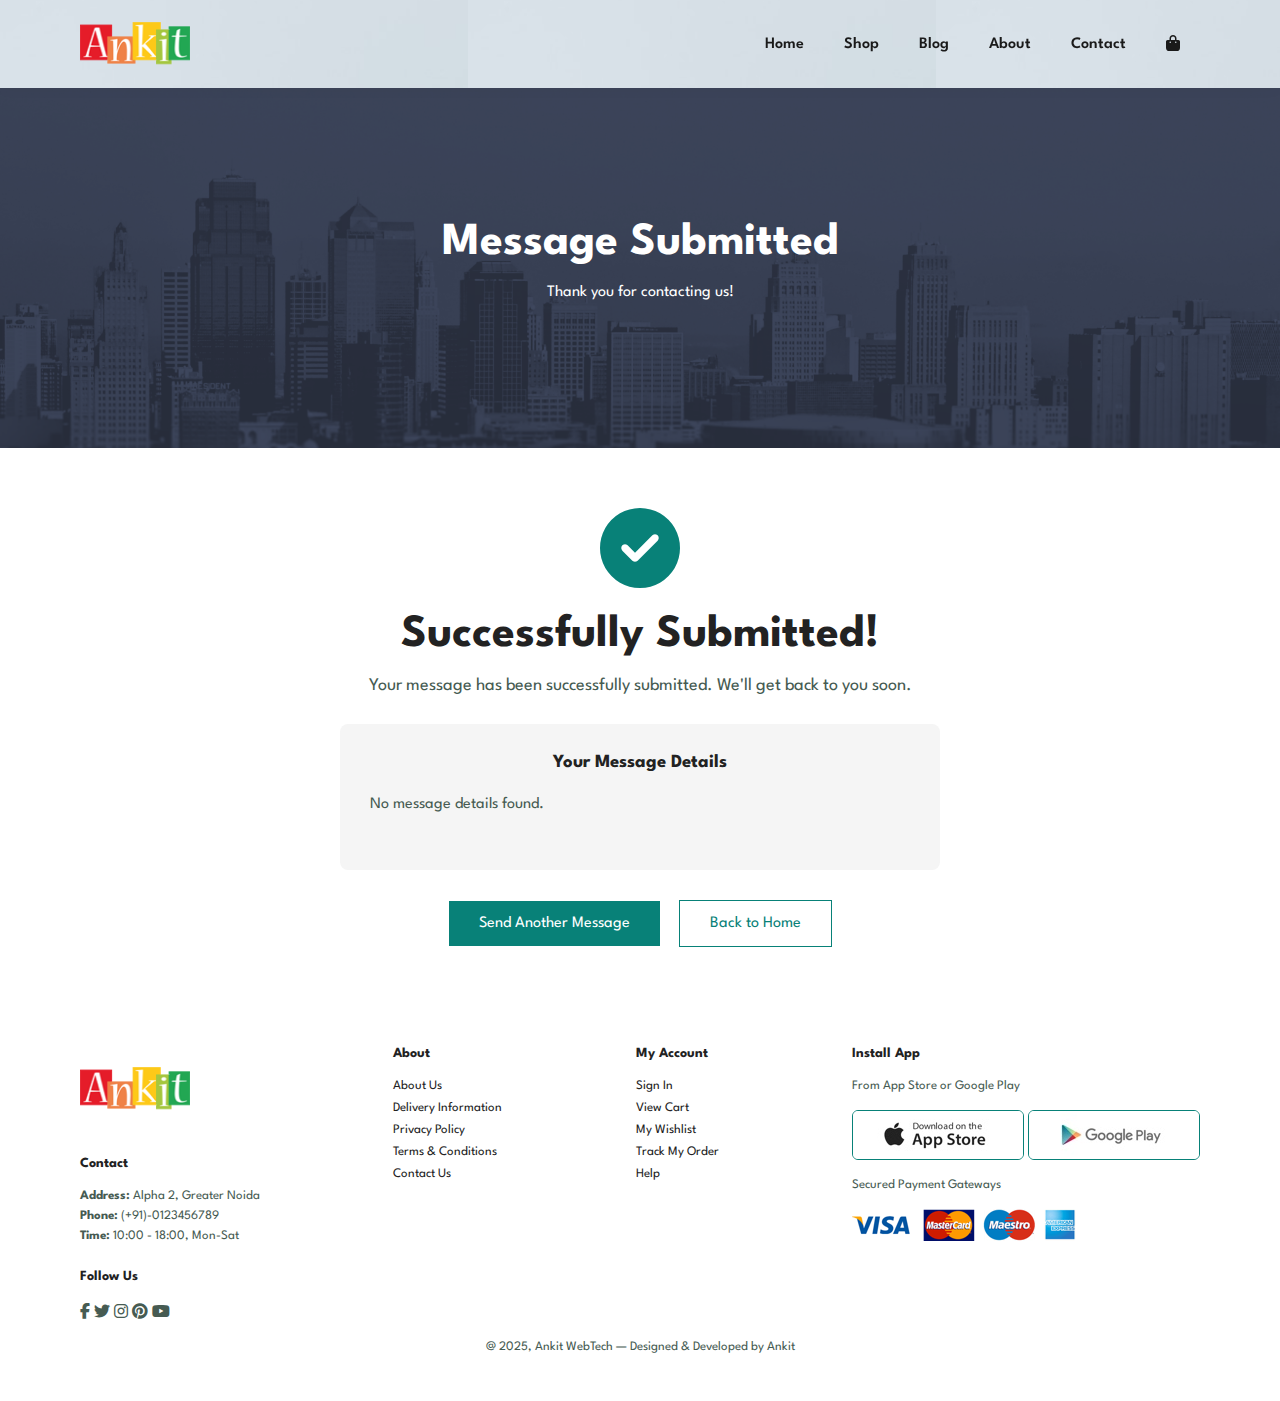
<file: contact-success.html>
<!DOCTYPE html>
<html lang="en">

    <head>
        <meta charset="UTF-8">
        <meta http-equiv="X-UA-Compatible" content="IE=edge">
        <meta name="viewport" content="width=device-width, initial-scale=1.0">
        <title>Message Submitted - E-Commerce Website</title>
     <link rel="stylesheet" href="https://cdnjs.cloudflare.com/ajax/libs/font-awesome/6.5.0/css/all.min.css">

        <link rel="stylesheet" href="style.css">
    </head>

    <body>
        <section id="header">
            <a href="#"><img src="img/logo.png" class="logo" alt="" width="110" height="80"></a>

            <div>
                <ul id="navbar">
                    <li><a href="index.html">Home</a></li>
                    <li><a href="shop.html">Shop</a></li>
                    <li><a href="blog.html">Blog</a></li>
                    <li><a href="about.html">About</a></li>
                    <li><a href="contact.html">Contact</a></li>
                    <li id="lg-bag"><a href="cart.html" id="cart-icon"><i class="fa-solid fa-bag-shopping"></i></a></li>
                   <a href="#" id="close"><i class="fas fa-times"></i></a>

                </ul>
            </div>

            <!-- side navbar for ipad/android -->

             <div id="mobile">
                <a href="cart.html" id="mobile-cart-icon"><i class="fas fa-shopping-bag"></i></a>
                <i id="bar" class="fas fa-outdent"></i>
                
             </div>
        </section>

        <!-- Success Section -->
        <section id="page-header" class="about-header">
            <h2>Message Submitted</h2>
            <p>Thank you for contacting us!</p>
        </section>

        <section class="section-p1" style="text-align: center; padding: 60px 20px;">
            <div style="max-width: 600px; margin: 0 auto;">
                <div style="margin-bottom: 30px;">
                    <i class="fas fa-check-circle" style="font-size: 80px; color: #088178; margin-bottom: 20px;"></i>
                    <h2 style="color: #222; margin-bottom: 15px;">Successfully Submitted!</h2>
                    <p style="font-size: 18px; color: #465b52; margin-bottom: 30px;">Your message has been successfully submitted. We'll get back to you soon.</p>
                </div>

                <div id="message-details" style="background-color: #f5f5f5; padding: 30px; border-radius: 8px; margin-bottom: 30px; text-align: left;">
                    <h3 style="color: #222; margin-bottom: 20px; text-align: center;">Your Message Details</h3>
                    <div id="message-info" style="font-size: 14px; color: #465b52; line-height: 1.8;">
                        <!-- Message details will be inserted here -->
                    </div>
                </div>

                <div style="margin-top: 30px;">
                    <a href="contact.html" class="normal" style="background-color: #088178; color: #fff; padding: 15px 30px; text-decoration: none; display: inline-block; margin-right: 15px;">Send Another Message</a>
                    <a href="index.html" class="normal" style="background-color: #fff; color: #088178; border: 1px solid #088178; padding: 15px 30px; text-decoration: none; display: inline-block;">Back to Home</a>
                </div>
            </div>
        </section>

        <!-- Footer -->
        <footer class="section-p1">
            <!-- this is for Contact Column -->
            <div class="col">
                <img src="img/logo.png" class="logo" alt="" width="110" height="80">
                <h4>Contact</h4>
                <p><strong>Address:</strong> Alpha 2, Greater Noida</p>
                <p><strong>Phone:</strong> (+91)-0123456789</p>
                <p><strong>Time:</strong> 10:00 - 18:00, Mon-Sat</p>
            
            <div class="follow">
                <h4>Follow Us</h4>
                <div class="icon">
                    <i class="fab fa-facebook-f"></i>
                    <i class="fab fa-twitter"></i>
                    <i class="fab fa-instagram"></i>
                    <i class="fab fa-pinterest"></i>
                    <i class="fab fa-youtube"></i>
                </div>
            </div>
        </div>

        <!-- this is for About column -->
        <div class="col">
            <h4>About</h4>
            <a href="#">About Us</a>
            <a href="#">Delivery Information</a>
            <a href="#">Privacy Policy</a>
            <a href="#">Terms & Conditions</a>
            <a href="#">Contact Us</a>
        </div>

        <!-- this is for My Account column -->
         <div class="col">
            <h4>My Account</h4>
            <a href="#">Sign In</a>
            <a href="#">View Cart</a>
            <a href="#">My Wishlist</a>
            <a href="#">Track My Order</a>
            <a href="#">Help</a>
        </div>

        <!-- this is for install app -->
         <div class="col install">
            <h4>Install App</h4> 
            <p>From App Store or Google Play</p>
            <div class="row">
                <img src="img/pay/app.jpg" alt="">
                <img src="img/pay/play.jpg" alt="">
            </div>
            <p>Secured Payment Gateways</p> 
            <img src="img/pay/pay.png" alt="">
         </div>

         <div class="copyright">
            <p>@ 2025, Ankit WebTech — Designed & Developed by Ankit</p>
         </div>

        </footer>

        <script src="script.js"></script>
        <script>
            document.addEventListener('DOMContentLoaded', () => {
                const contactData = JSON.parse(localStorage.getItem('contactData'));
                const messageInfo = document.getElementById('message-info');
                
                if (contactData && messageInfo) {
                    const messageDate = new Date(contactData.date).toLocaleString();
                    
                    messageInfo.innerHTML = `
                        <p><strong>Submitted Date:</strong> ${messageDate}</p>
                        <p><strong>Name:</strong> ${contactData.name}</p>
                        <p><strong>Email:</strong> ${contactData.email}</p>
                        <p><strong>Subject:</strong> ${contactData.subject}</p>
                        <hr style="margin: 20px 0; border: none; border-top: 1px solid #e2e9e1;">
                        <h4 style="color: #222; margin-bottom: 10px;">Your Message:</h4>
                        <p style="line-height: 1.6; white-space: pre-wrap;">${contactData.message}</p>
                    `;
                } else {
                    messageInfo.innerHTML = '<p>No message details found.</p>';
                }
            });
        </script>
    </body>

</html>
</file>
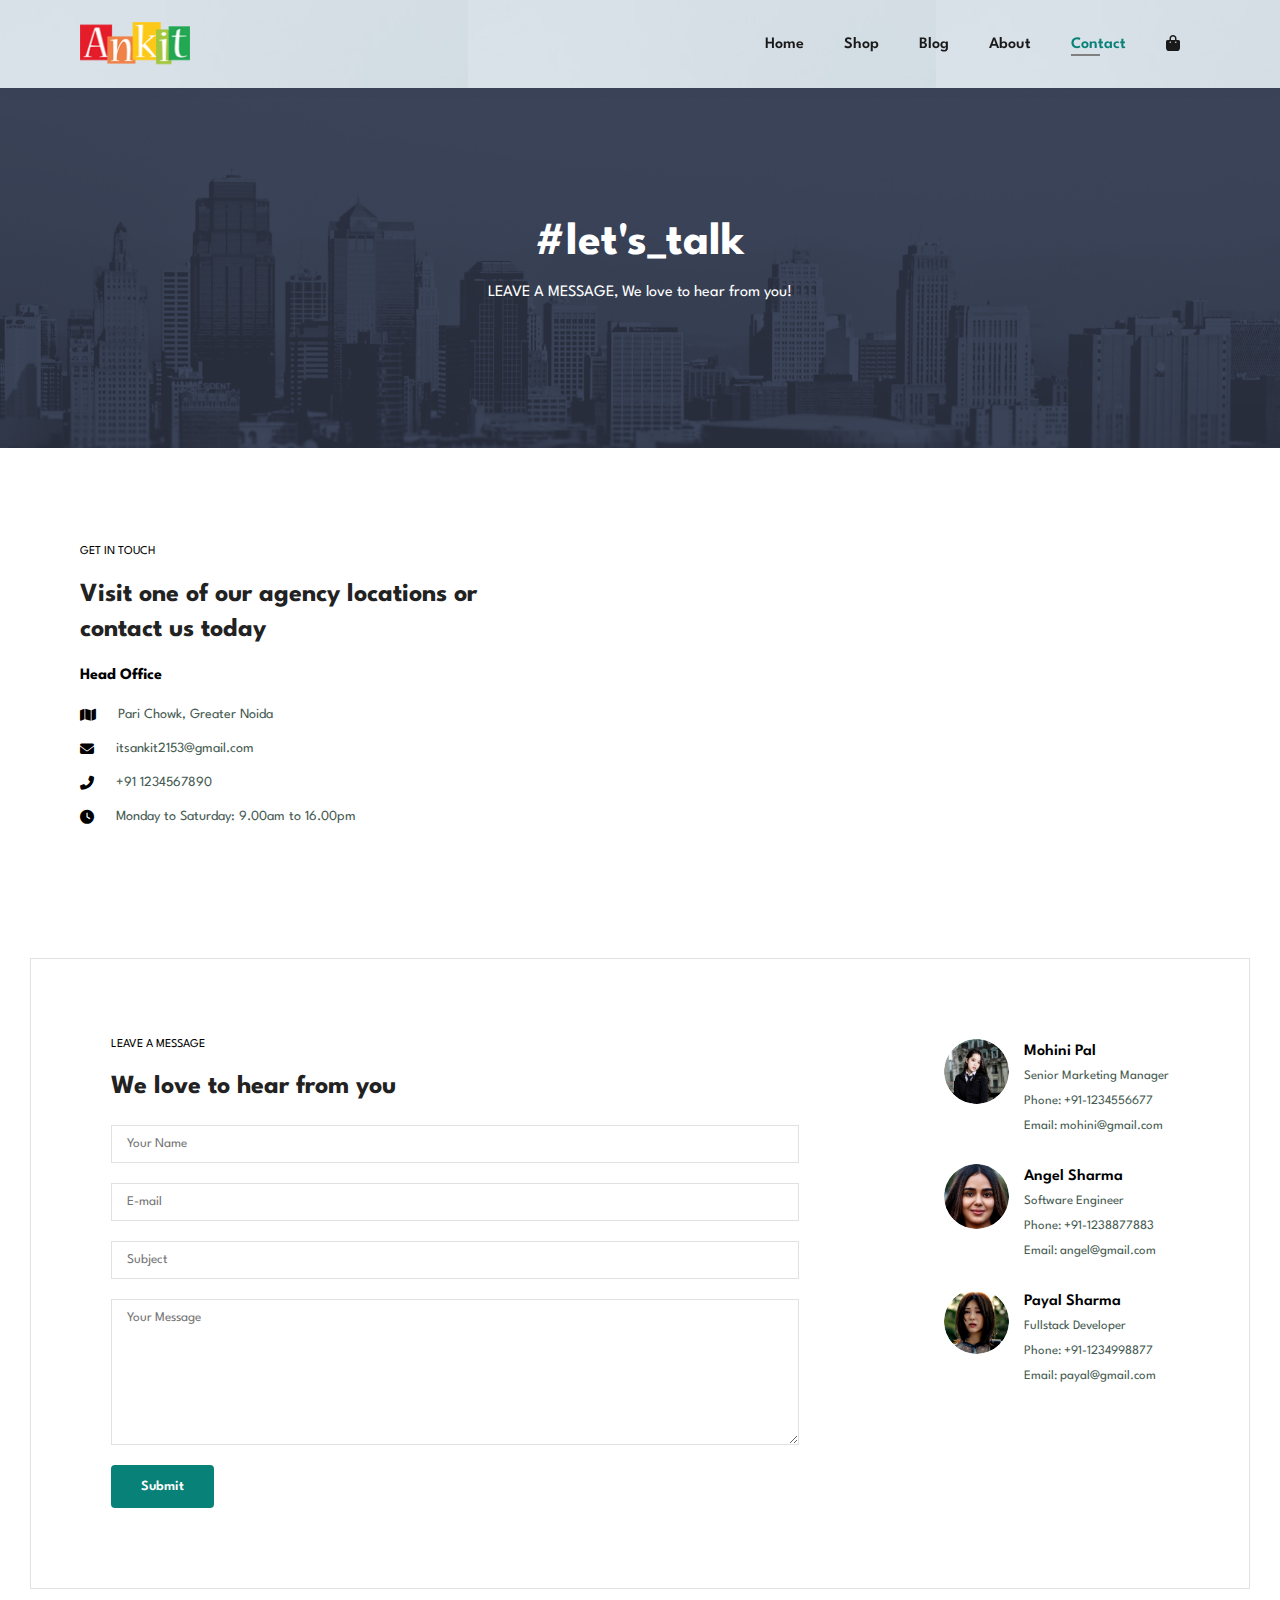
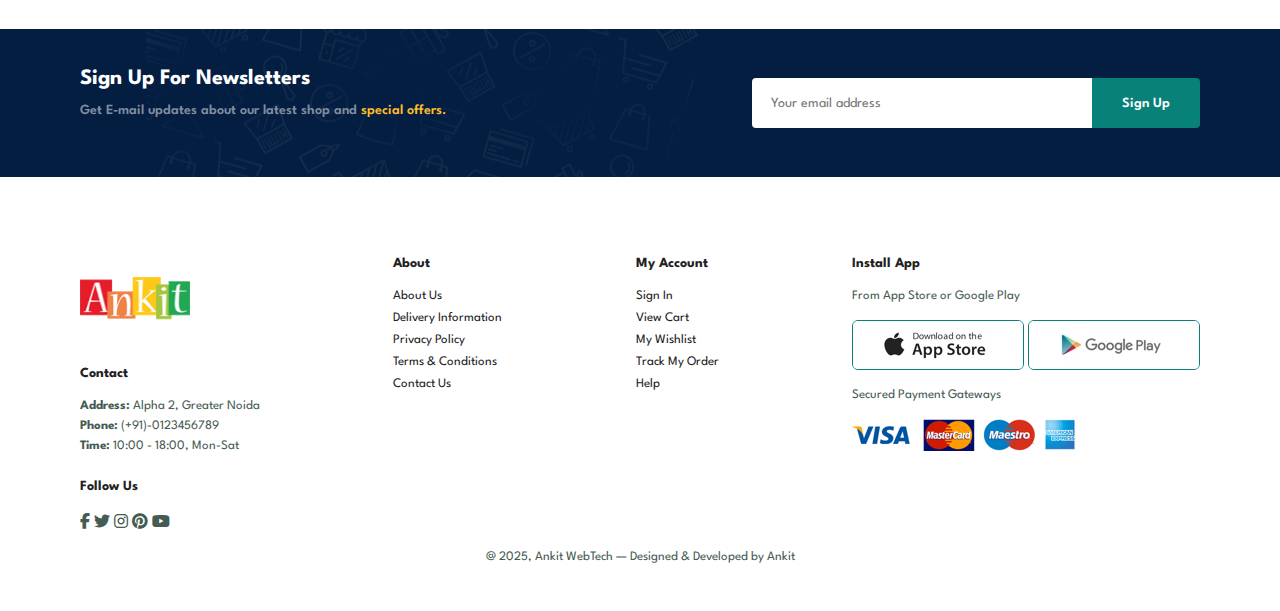
<file: contact.html>
<!DOCTYPE html>
<html lang="en">

    <head>
        <meta charset="UTF-8">
        <meta http-equiv="X-UA-Compatible" content="IE=edge">
        <meta name="viewport" content="width=device-width, initial-scale=1.0">
        <title>E-Commerce Website</title>
     <link rel="stylesheet" href="https://cdnjs.cloudflare.com/ajax/libs/font-awesome/6.5.0/css/all.min.css">

        <link rel="stylesheet" href="style.css">
    </head>

    <!-- top button option like home,shop,blog, about, contact  -->

    <body>
        <section id="header">
            <a href="#"><img src="img/logo.png" class="logo" alt="" width="110" height="80"></a>

            <div>
                <ul id="navbar">
                    <li><a href="index.html">Home</a></li>
                    <li><a href="shop.html">Shop</a></li>
                    <li><a href="blog.html">Blog</a></li>
                    <li><a  href="about.html">About</a></li>
                    <li><a class="active" href="contact.html">Contact</a></li>
                    <li id="lg-bag"><a href="cart.html" id="cart-icon"><i class="fa-solid fa-bag-shopping"></i></a></li>
                   <a href="#" id="close"><i class="fas fa-times"></i></a>

                </ul>
            </div>

            <!-- side navbar for ipad/android -->

             <div id="mobile">
                <a href="cart.html" id="mobile-cart-icon"><i class="fas fa-shopping-bag"></i></a>
                <i id="bar" class="fas fa-outdent"></i>
                
             </div>
        </section>

        <!-- 1st page where bigger girl picture showing  -->
        <section id="page-header" class="about-header">
            
            <h2>#let's_talk</h2>
            <p>LEAVE A MESSAGE, We love to hear from you!</p>

            
        </section>


        <section id="contact-details" class="section-p1">
            <div class="details">
                <span>GET IN TOUCH</span>
                <h2>Visit one of our agency locations or contact us today</h2>
                <h3>Head Office</h3>
                <div>
                    <li>
                        <i class="fas fa-map"></i>
                        <p>Pari Chowk, Greater Noida</p>
                    </li>
                    <li>
                        <i class="fas fa-envelope"></i>
                        <p>itsankit2153@gmail.com</p>
                    </li>
                    <li>
                        <i class="fas fa-phone-alt"></i>
                        <p>+91 1234567890</p>
                    </li>
                    <li>
                        <i class="fas fa-clock"></i>
                        <p>Monday to Saturday: 9.00am to 16.00pm</p>
                    </li>
                </div>
            </div>

           <div class="map">
    <iframe 
        src="https://www.google.com/maps/embed?pb=!1m18!1m12!1m3!1d3507.4742806786717!2d77.50835297495055!3d28.465260091658028!2m3!1f0!2f0!3f0!3m2!1i1024!2i768!4f13.1!3m3!1m2!1s0x390cc1d5cec6db2b%3A0x565df5a0cea80aa4!2sPari%20Chowk%2C%20Greater%20Noida%2C%20Uttar%20Pradesh!5e0!3m2!1sen!2sin!4v1762417713453!5m2!1sen!2sin" 
        width="600" 
        height="450" 
        style="border:0;" 
        allowfullscreen="" 
        loading="lazy" 
        referrerpolicy="no-referrer-when-downgrade">
    </iframe>
</div>

        </section>

        <section id="form-details">
            <form id="contactForm" onsubmit="handleContactSubmit(event)">
                <span>LEAVE A MESSAGE</span>
                <h2>We love to hear from you</h2>
                <input type="text" id="contact-name" name="name" placeholder="Your Name" required>
                <input type="email" id="contact-email" name="email" placeholder="E-mail" required>
                <input type="text" id="contact-subject" name="subject" placeholder="Subject" required>
                <textarea name="message" id="contact-message" cols="30" rows="10" placeholder="Your Message" required></textarea>
                <button type="submit" class="normal">Submit</button>
            </form>

            <div class="people">
                <div>
                    <img src="img/people/1.png" alt="" style="border-radius: 50px 50px 50px 50px;">
                    <p><span>Mohini Pal</span> Senior Marketing Manager <br> Phone: +91-1234556677<br>Email: mohini@gmail.com</p>
                </div>
                <div>
                    <img src="img/people/2.png" alt="" style="border-radius: 50px 50px 50px 50px;">
                    <p><span>Angel Sharma</span>Software Engineer<br> Phone: +91-1238877883<br>Email: angel@gmail.com</p>
                </div>
                <div>
                    <img src="img/people/3.png" alt="" style="border-radius: 50px 50px 50px 50px;">
                    <p><span>Payal Sharma</span> Fullstack Developer<br> Phone: +91-1234998877<br>Email: payal@gmail.com</p>
                </div>
            </div>
        </section>

        <!-- sign-up section -->
        <section id="newsletter" class="section-p1 section-m1">
            <div class="newstext">
                <h4>Sign Up For Newsletters</h4>
                <p>Get E-mail updates about our latest shop and <span>special offers.</span></p>
            </div>
            <div class="form">
                <input type="text" placeholder="Your email address">
                <button class="normal">Sign Up</button>
            </div>
        </section>

        <!-- this is for footer --> 

        <footer class="section-p1">
            <!-- this is for Contact Column -->
            <div class="col">
                <img src="img/logo.png" class="logo" alt="" width="110" height="80">
                <h4>Contact</h4>
                <p><strong>Address:</strong> Alpha 2, Greater Noida</p>
                <p><strong>Phone:</strong> (+91)-0123456789</p>
                <p><strong>Time:</strong> 10:00 - 18:00, Mon-Sat</p>
            
            <div class="follow">
                <h4>Follow Us</h4>
                <div class="icon">
                    <i class="fab fa-facebook-f"></i>
                    <i class="fab fa-twitter"></i>
                    <i class="fab fa-instagram"></i>
                    <i class="fab fa-pinterest"></i>
                    <i class="fab fa-youtube"></i>
                </div>
            </div>
        </div>

        <!-- this is for About column -->
        <div class="col">
            <h4>About</h4>
            <a href="#">About Us</a>
            <a href="#">Delivery Information</a>
            <a href="#">Privacy Policy</a>
            <a href="#">Terms & Conditions</a>
            <a href="#">Contact Us</a>
        </div>

        <!-- this is for My Account column -->
         <div class="col">
            <h4>My Account</h4>
            <a href="#">Sign In</a>
            <a href="#">View Cart</a>
            <a href="#">My Wishlist</a>
            <a href="#">Track My Order</a>
            <a href="#">Help</a>
        </div>

        <!-- this is for install app -->
         <div class="col install">
            <h4>Install App</h4> 
            <p>From App Store or Google Play</p>
            <div class="row">
                <img src="img/pay/app.jpg" alt="">
                <img src="img/pay/play.jpg" alt="">
            </div>
            <p>Secured Payment Gateways</p> 
            <img src="img/pay/pay.png" alt="">
         </div>

         <div class="copyright">
            <p>@ 2025, Ankit WebTech — Designed & Developed by Ankit</p>
         </div>


        </footer>

    

        <script src="script.js"></script>
    </body>

</html>
</file>
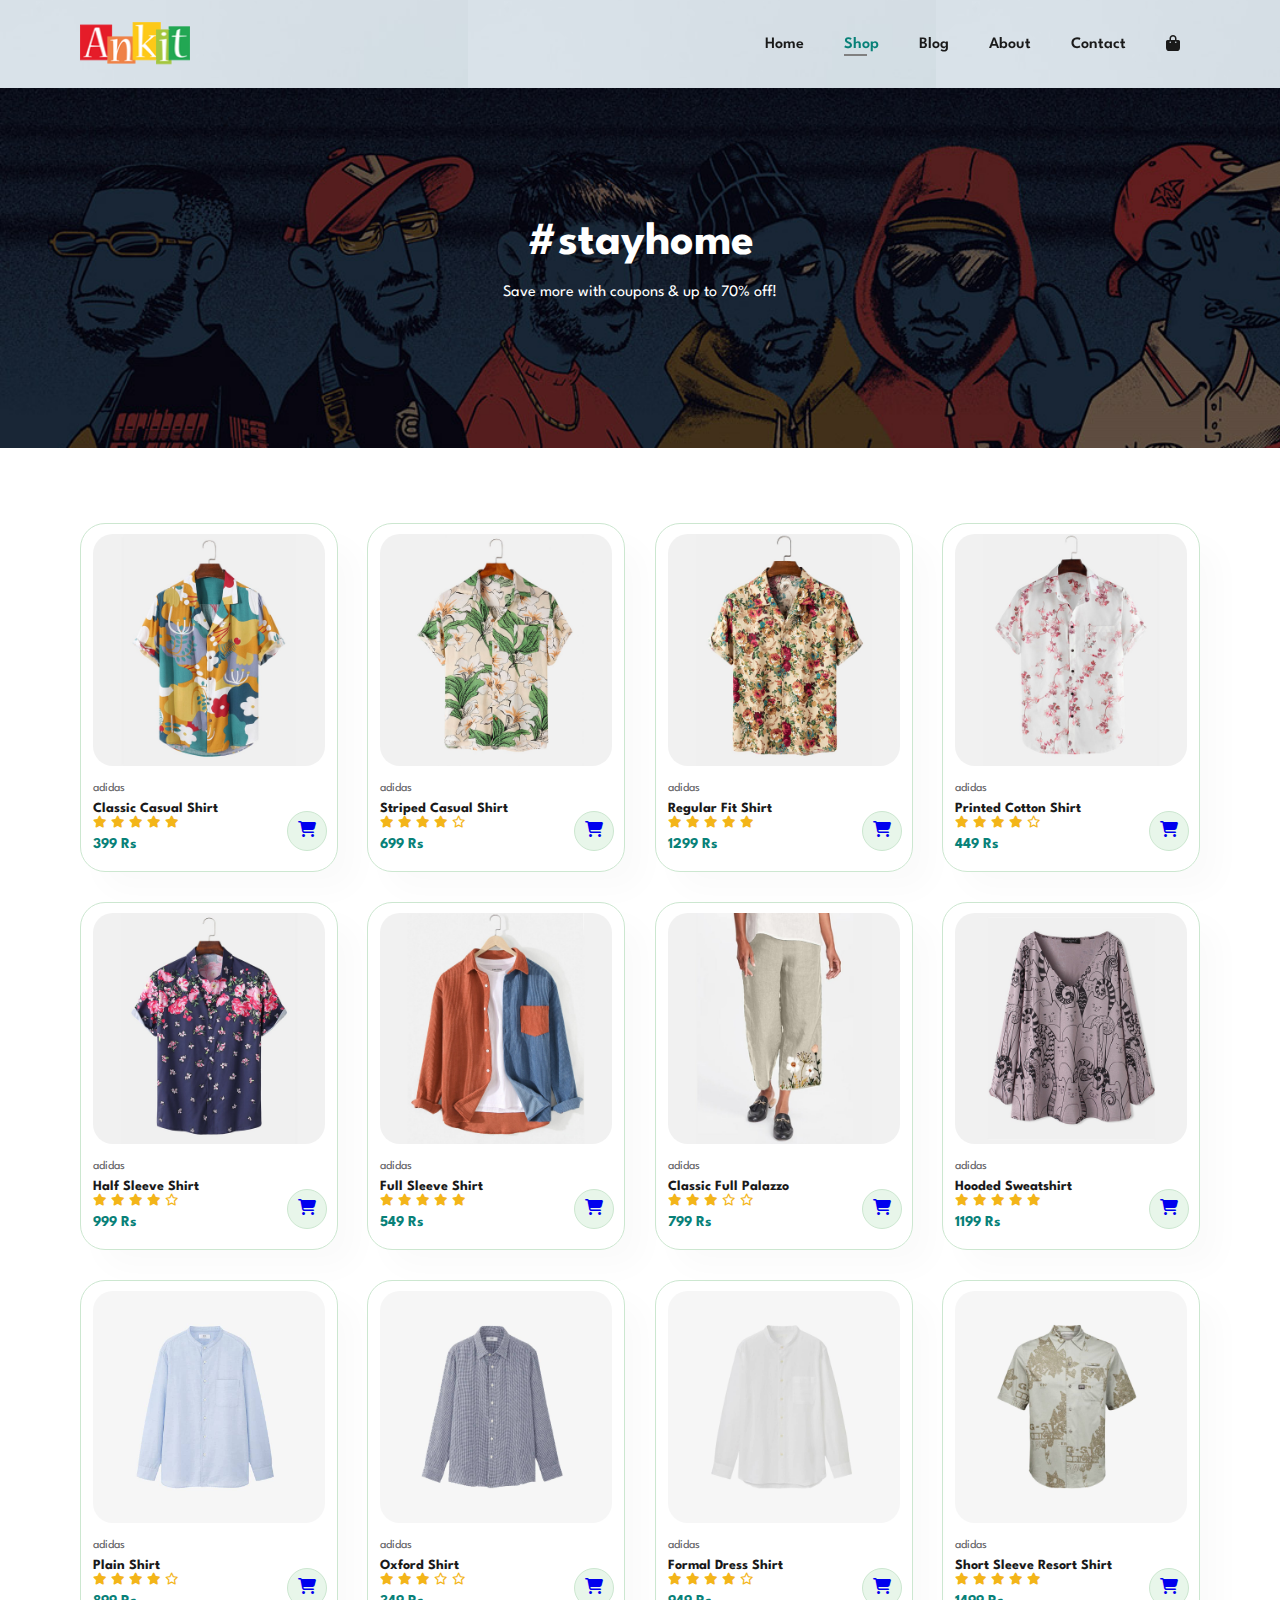
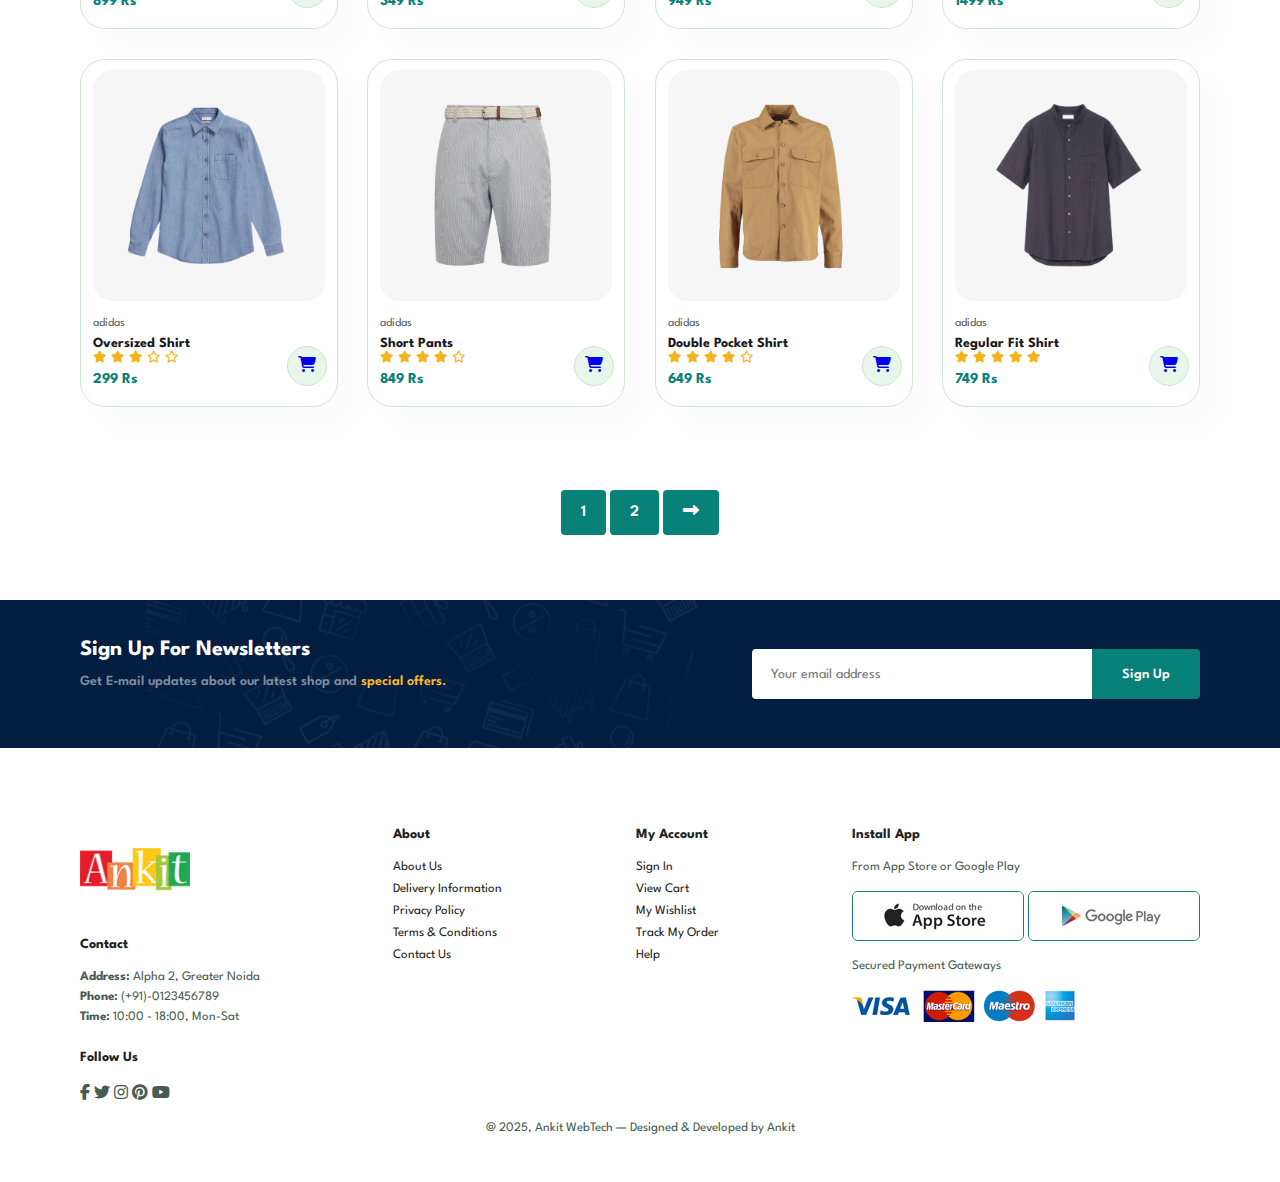
<file: shop.html>
<!DOCTYPE html>
<html lang="en">

    <head>
        <meta charset="UTF-8">
        <meta http-equiv="X-UA-Compatible" content="IE=edge">
        <meta name="viewport" content="width=device-width, initial-scale=1.0">
        <title>E-Commerce Website</title>
     <link rel="stylesheet" href="https://cdnjs.cloudflare.com/ajax/libs/font-awesome/6.5.0/css/all.min.css">

        <link rel="stylesheet" href="style.css">
    </head>

    <!-- top button option like home,shop,blog, about, contact  -->

    <body>
        <section id="header">
            <a href="#"><img src="img/logo.png" class="logo" alt="" width="110" height="80"></a>

            <div>
                <ul id="navbar">
                    <li><a href="index.html">Home</a></li>
                    <li><a class="active" href="shop.html">Shop</a></li>
                    <li><a href="blog.html">Blog</a></li>
                    <li><a href="about.html">About</a></li>
                    <li><a href="contact.html">Contact</a></li>
                    <li id="lg-bag"><a href="cart.html" id="cart-icon"><i class="fa-solid fa-bag-shopping"></i></a></li>
                   <a href="#" id="close"><i class="fas fa-times"></i></a>

                </ul>
            </div>

            <!-- side navbar for ipad/android -->

             <div id="mobile">
                <a href="cart.html" id="mobile-cart-icon"><i class="fas fa-shopping-bag"></i></a>
                <i id="bar" class="fas fa-outdent"></i>
                
             </div>
        </section>

        <!-- 1st page where bigger girl picture showing  -->
        <section id="page-header">
            
            <h2>#stayhome</h2>
            
            <p>Save more with coupons & up to 70% off!</p>
            
        </section>

       

        <!-- a lot of cloths for summer collection total 8 -->
        <section id="product1" class="section-p1">
           
            <div class="pro-container">
               <div class="pro" onclick="window.location.href='sproduct.html';">
                    <img src="img/products/f1.jpg" alt="">
                    <div class="des">
                        <span>adidas</span>
                        <h5>Classic Casual Shirt</h5>
                        <div class="star">
                            <i class="fas fa-star"></i>
                            <i class="fas fa-star"></i>
                            <i class="fas fa-star"></i>
                            <i class="fas fa-star"></i>
                            <i class="fas fa-star"></i>
                        </div>
                        <h4>399 Rs</h4>
                    </div>
                    <div class="cart">
                    <a href="#"><i class="fas fa-shopping-cart" ></i></a></div>


                </div>

                <div class="pro">
                    <img src="img/products/f2.jpg" alt="">
                    <div class="des">
                        <span>adidas</span>
                        <h5>Striped Casual Shirt</h5>
                        <div class="star">
                            <i class="fas fa-star"></i>
                            <i class="fas fa-star"></i>
                            <i class="fas fa-star"></i>
                            <i class="fas fa-star"></i>
                            <i class="far fa-star"></i>
                        </div>
                        <h4>699 Rs</h4>
                    </div>
                    <div class="cart">
                    <a href="#"><i class="fas fa-shopping-cart" ></i></a></div>


                </div>

                <div class="pro">
                    <img src="img/products/f3.jpg" alt="">
                    <div class="des">
                        <span>adidas</span>
                        <h5>Regular Fit Shirt</h5>
                        <div class="star">
                            <i class="fas fa-star"></i>
                            <i class="fas fa-star"></i>
                            <i class="fas fa-star"></i>
                            <i class="fas fa-star"></i>
                            <i class="fas fa-star"></i>
                        </div>
                        <h4>1299 Rs</h4>
                    </div>
                    <div class="cart">
                    <a href="#"><i class="fas fa-shopping-cart" ></i></a></div>


                </div>

                <div class="pro">
                    <img src="img/products/f4.jpg" alt="">
                    <div class="des">
                        <span>adidas</span>
                        <h5>Printed Cotton Shirt</h5>
                        <div class="star">
                            <i class="fas fa-star"></i>
                            <i class="fas fa-star"></i>
                            <i class="fas fa-star"></i>
                            <i class="fas fa-star"></i>
                            <i class="far fa-star"></i>
                        </div>
                        <h4>449 Rs</h4>
                    </div>
                    <div class="cart">
                    <a href="#"><i class="fas fa-shopping-cart" ></i></a></div>


                </div>

                <div class="pro">
                    <img src="img/products/f5.jpg" alt="">
                    <div class="des">
                        <span>adidas</span>
                        <h5>Half Sleeve Shirt</h5>
                        <div class="star">
                            <i class="fas fa-star"></i>
                            <i class="fas fa-star"></i>
                            <i class="fas fa-star"></i>
                            <i class="fas fa-star"></i>
                            <i class="far fa-star"></i>
                        </div>
                        <h4>999 Rs</h4>
                    </div>
                    <div class="cart">
                    <a href="#"><i class="fas fa-shopping-cart" ></i></a></div>


                </div>

                <div class="pro">
                    <img src="img/products/f6.jpg" alt="">
                    <div class="des">
                        <span>adidas</span>
                        <h5>Full Sleeve Shirt</h5>
                        <div class="star">
                            <i class="fas fa-star"></i>
                            <i class="fas fa-star"></i>
                            <i class="fas fa-star"></i>
                            <i class="fas fa-star"></i>
                            <i class="fas fa-star"></i>
                        </div>
                        <h4>549 Rs</h4>
                    </div>
                    <div class="cart">
                    <a href="#"><i class="fas fa-shopping-cart" ></i></a></div>


                </div>

                <div class="pro">
                    <img src="img/products/f7.jpg" alt="">
                    <div class="des">
                        <span>adidas</span>
                        <h5>Classic Full Palazzo</h5>
                        <div class="star">
                            <i class="fas fa-star"></i>
                            <i class="fas fa-star"></i>
                            <i class="fas fa-star"></i>
                            <i class="far fa-star"></i>
                            <i class="far fa-star"></i>
                        </div>
                        <h4>799 Rs</h4>
                    </div>
                    <div class="cart">
                    <a href="#"><i class="fas fa-shopping-cart" ></i></a></div>


                </div>

                <div class="pro">
                    <img src="img/products/f8.jpg" alt="">
                    <div class="des">
                        <span>adidas</span>
                        <h5>Hooded Sweatshirt</h5>
                        <div class="star">
                            <i class="fas fa-star"></i>
                            <i class="fas fa-star"></i>
                            <i class="fas fa-star"></i>
                            <i class="fas fa-star"></i>
                            <i class="fas fa-star"></i>
                        </div>
                        <h4>1199 Rs</h4>
                    </div>
                    <div class="cart">
                    <a href="#"><i class="fas fa-shopping-cart" ></i></a></div>


                </div>
            
           
               <div class="pro">
                    <img src="img/products/n1.jpg" alt="">
                    <div class="des">
                        <span>adidas</span>
                        <h5>Plain Shirt</h5>
                        <div class="star">
                            <i class="fas fa-star"></i>
                            <i class="fas fa-star"></i>
                            <i class="fas fa-star"></i>
                            <i class="fas fa-star"></i>
                            <i class="far fa-star"></i>
                        </div>
                        <h4>899 Rs</h4>
                    </div>
                    <div class="cart">
                    <a href="#"><i class="fas fa-shopping-cart" ></i></a></div>


                </div>

                <div class="pro">
                    <img src="img/products/n2.jpg" alt="">
                    <div class="des">
                        <span>adidas</span>
                        <h5>Oxford Shirt</h5>
                        <div class="star">
                            <i class="fas fa-star"></i>
                            <i class="fas fa-star"></i>
                            <i class="fas fa-star"></i>
                            <i class="far fa-star"></i>
                            <i class="far fa-star"></i>
                        </div>
                        <h4>349 Rs</h4>
                    </div>
                    <div class="cart">
                    <a href="#"><i class="fas fa-shopping-cart" ></i></a></div>


                </div>

                <div class="pro">
                    <img src="img/products/n3.jpg" alt="">
                    <div class="des">
                        <span>adidas</span>
                        <h5>Formal Dress Shirt</h5>
                        <div class="star">
                            <i class="fas fa-star"></i>
                            <i class="fas fa-star"></i>
                            <i class="fas fa-star"></i>
                            <i class="fas fa-star"></i>
                            <i class="far fa-star"></i>
                        </div>
                        <h4>949 Rs</h4>
                    </div>
                    <div class="cart">
                    <a href="#"><i class="fas fa-shopping-cart" ></i></a></div>


                </div>

                <div class="pro">
                    <img src="img/products/n4.jpg" alt="">
                    <div class="des">
                        <span>adidas</span>
                        <h5>Short Sleeve Resort Shirt</h5>
                        <div class="star">
                            <i class="fas fa-star"></i>
                            <i class="fas fa-star"></i>
                            <i class="fas fa-star"></i>
                            <i class="fas fa-star"></i>
                            <i class="fas fa-star"></i>
                        </div>
                        <h4>1499 Rs</h4>
                    </div>
                    <div class="cart">
                    <a href="#"><i class="fas fa-shopping-cart" ></i></a></div>


                </div>

                <div class="pro">
                    <img src="img/products/n5.jpg" alt="">
                    <div class="des">
                        <span>adidas</span>
                        <h5>Oversized Shirt</h5>
                        <div class="star">
                            <i class="fas fa-star"></i>
                            <i class="fas fa-star"></i>
                            <i class="fas fa-star"></i>
                            <i class="far fa-star"></i>
                            <i class="far fa-star"></i>
                        </div>
                        <h4>299 Rs</h4>
                    </div>
                    <div class="cart">
                    <a href="#"><i class="fas fa-shopping-cart" ></i></a></div>


                </div>

                <div class="pro">
                    <img src="img/products/n6.jpg" alt="">
                    <div class="des">
                        <span>adidas</span>
                        <h5>Short Pants</h5>
                        <div class="star">
                            <i class="fas fa-star"></i>
                            <i class="fas fa-star"></i>
                            <i class="fas fa-star"></i>
                            <i class="fas fa-star"></i>
                            <i class="far fa-star"></i>
                        </div>
                        <h4>849 Rs</h4>
                    </div>
                    <div class="cart">
                    <a href="#"><i class="fas fa-shopping-cart" ></i></a></div>


                </div>

                <div class="pro">
                    <img src="img/products/n7.jpg" alt="">
                    <div class="des">
                        <span>adidas</span>
                        <h5>Double Pocket Shirt</h5>
                        <div class="star">
                            <i class="fas fa-star"></i>
                            <i class="fas fa-star"></i>
                            <i class="fas fa-star"></i>
                            <i class="fas fa-star"></i>
                            <i class="far fa-star"></i>
                        </div>
                        <h4>649 Rs</h4>
                    </div>
                    <div class="cart">
                    <a href="#"><i class="fas fa-shopping-cart" ></i></a></div>


                </div>

                <div class="pro">
                    <img src="img/products/n8.jpg" alt="">
                    <div class="des">
                        <span>adidas</span>
                        <h5>Regular Fit Shirt</h5>
                        <div class="star">
                            <i class="fas fa-star"></i>
                            <i class="fas fa-star"></i>
                            <i class="fas fa-star"></i>
                            <i class="fas fa-star"></i>
                            <i class="fas fa-star"></i>
                        </div>
                        <h4>749 Rs</h4>
                    </div>
                    <div class="cart">
                    <a href="#"><i class="fas fa-shopping-cart" ></i></a></div>


                </div>
            </div>
        </section>
        

        <section id="pagination" class="section-p1">
            <a href="#">1</a>
            <a href="#">2</a>
            <a href="#"><i class="fas fa-long-arrow-alt-right"></i></a>
        </section>

        <!-- creating for sign-up section -->

        <section id="newsletter" class="section-p1 section-m1">
            <div class="newstext">
                <h4>Sign Up For Newsletters</h4>
                <p>Get E-mail updates about our latest shop and <span>special offers.</span></p>
            </div>
            <div class="form">
                <input type="text" placeholder="Your email address">
                <button class="normal">Sign Up</button>
            </div>
        </section>

        <!-- this is for footer --> 

        <footer class="section-p1">
            <!-- this is for Contact Column -->
            <div class="col">
                <img src="img/logo.png" class="logo" alt="" width="110" height="80">
                <h4>Contact</h4>
                <p><strong>Address:</strong> Alpha 2, Greater Noida</p>
                <p><strong>Phone:</strong> (+91)-0123456789</p>
                <p><strong>Time:</strong> 10:00 - 18:00, Mon-Sat</p>
            
            <div class="follow">
                <h4>Follow Us</h4>
                <div class="icon">
                    <i class="fab fa-facebook-f"></i>
                    <i class="fab fa-twitter"></i>
                    <i class="fab fa-instagram"></i>
                    <i class="fab fa-pinterest"></i>
                    <i class="fab fa-youtube"></i>
                </div>
            </div>
        </div>

        <!-- this is for About column -->
        <div class="col">
            <h4>About</h4>
            <a href="#">About Us</a>
            <a href="#">Delivery Information</a>
            <a href="#">Privacy Policy</a>
            <a href="#">Terms & Conditions</a>
            <a href="#">Contact Us</a>
        </div>

        <!-- this is for My Account column -->
         <div class="col">
            <h4>My Account</h4>
            <a href="#">Sign In</a>
            <a href="#">View Cart</a>
            <a href="#">My Wishlist</a>
            <a href="#">Track My Order</a>
            <a href="#">Help</a>
        </div>

        <!-- this is for install app -->
         <div class="col install">
            <h4>Install App</h4> 
            <p>From App Store or Google Play</p>
            <div class="row">
                <img src="img/pay/app.jpg" alt="">
                <img src="img/pay/play.jpg" alt="">
            </div>
            <p>Secured Payment Gateways</p> 
            <img src="img/pay/pay.png" alt="">
         </div>

         <div class="copyright">
            <p>@ 2025, Ankit WebTech — Designed & Developed by Ankit</p>
         </div>


        </footer>

    

        <script src="script.js"></script>
    </body>

</html>
</file>
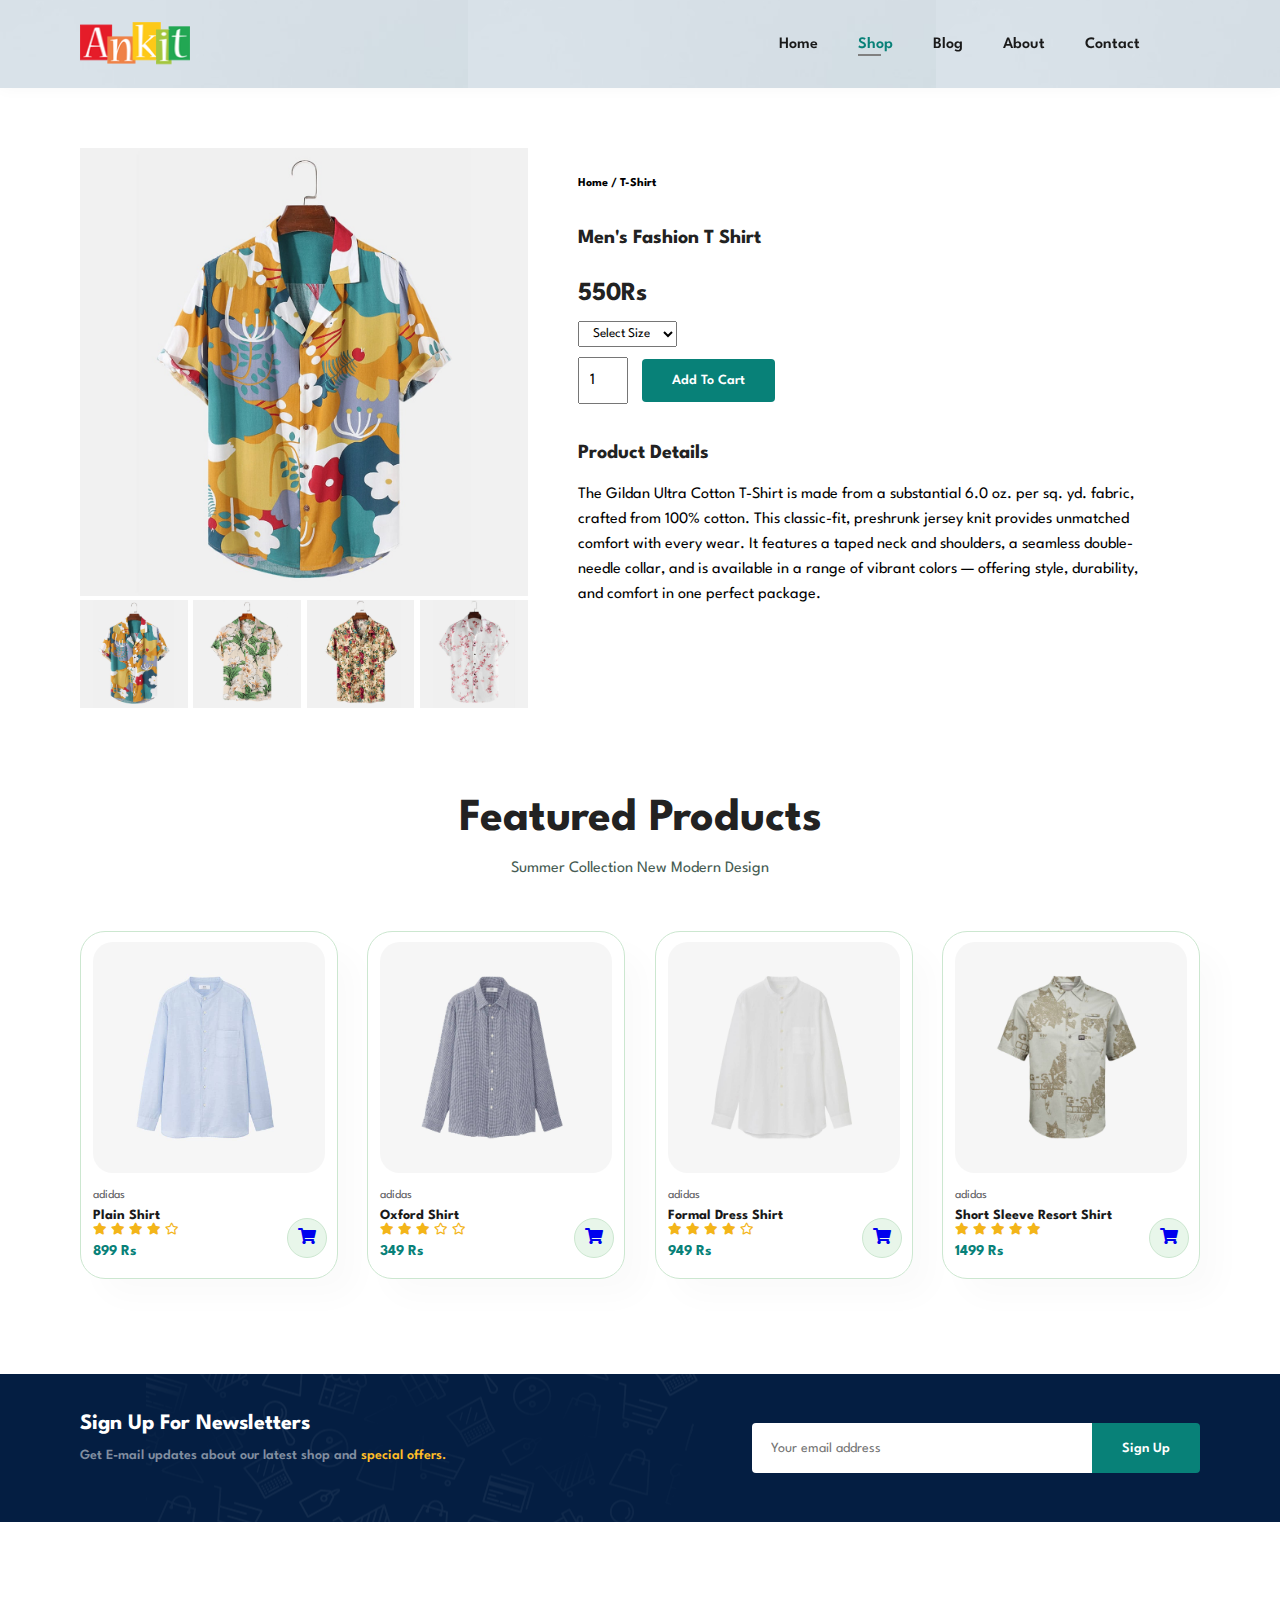
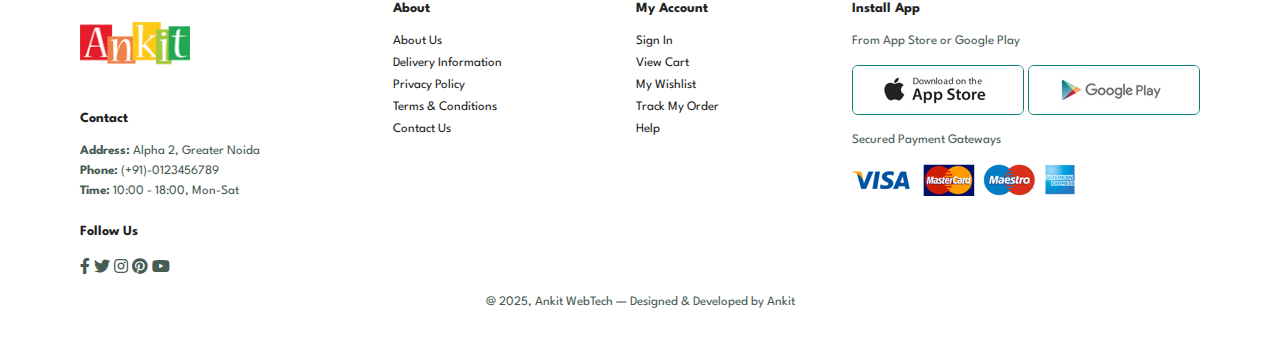
<file: sproduct.html>
<!DOCTYPE html>
<html lang="en">

    <head>
        <meta charset="UTF-8">
        <meta http-equiv="X-UA-Compatible" content="IE=edge">
        <meta name="viewport" content="width=device-width, initial-scale=1.0">
        <title>E-Commerce Website</title>
        <link rel="stylesheet" href="https://pro.fontawesome.com/releases/v5.10.0/css/all.css" />

        <link rel="stylesheet" href="style.css">
    </head>

    

    <!-- top button option like home,shop,blog, about, contact  -->

    <body>
        <section id="header">
            <a href="#"><img src="img/logo.png" class="logo" alt="" width="110" height="80"></a>

            <div>
                <ul id="navbar">
                    <li><a href="index.html">Home</a></li>
                    <li><a class="active" href="shop.html">Shop</a></li>
                    <li><a href="blog.html">Blog</a></li>
                    <li><a href="about.html">About</a></li>
                    <li><a href="contact.html">Contact</a></li>
                    <li id="lg-bag"><a href="cart.html"><i class="fa-solid fa-bag-shopping"></i></a></li>
                   <a href="#" id="close"><i class="fas fa-times"></i></a>

                </ul>
            </div>

            <!-- side navbar for ipad/android -->

             <div id="mobile">
                <a href="cart.html"><i class="fas fa-shopping-bag"></i></a>
                <i id="bar" class="fas fa-outdent"></i>
                
             </div>
        </section>

      <section id="prodetails" class="section-p1">
        <div class="single-pro-image">
            <img src="img/products/f1.jpg" width="100%" id="MainImg" alt="">
            <div class="small-img-group">
                <!-- this is for smaller image downside of bigger image -->

                <div class="small-img-col">
                    <img src="img/products/f1.jpg" width="100%" class="small-img" alt="">
                </div>
                <div class="small-img-col">
                    <img src="img/products/f2.jpg" width="100%" class="small-img" alt="">
                </div>
                <div class="small-img-col">
                    <img src="img/products/f3.jpg" width="100%" class="small-img" alt="">
                </div>
                <div class="small-img-col">
                    <img src="img/products/f4.jpg" width="100%" class="small-img" alt="">
                </div>
            </div>
        </div>

        <div class="single-pro-details">
            <h6>Home / T-Shirt</h6>
            <h4>Men's Fashion T Shirt</h4>
            <h2>550Rs</h2>
            <select>
                <option> Select Size</option>
                 <option>XL</option>
                  <option>XXL</option>
                   <option>Small</option>
                   <option>Large</option> 
            </select>

            <input type="number" value="1">
            <button class="normal">Add To Cart</button>
            <h4>Product Details</h4>
            <span>The Gildan Ultra Cotton T-Shirt is made from a substantial 6.0 oz. per sq. yd. fabric, 
                crafted from 100% cotton. This classic-fit, preshrunk jersey knit provides unmatched comfort with 
                every wear. It features a taped neck and shoulders, a seamless double-needle collar, and is available 
                in a range of vibrant colors — offering style, durability, and comfort in one perfect package.
            </span>
        </div>
      </section>

       <section id="product1" class="section-p1">
            <h2>Featured Products</h2>
            <p>Summer Collection New Modern Design</p>
            <div class="pro-container">
                <div class="pro">
                    <img src="img/products/n1.jpg" alt="">
                    <div class="des">
                        <span>adidas</span>
                        <h5>Plain Shirt</h5>
                        <div class="star">
                            <i class="fas fa-star"></i>
                            <i class="fas fa-star"></i>
                            <i class="fas fa-star"></i>
                            <i class="fas fa-star"></i>
                            <i class="far fa-star"></i>
                        </div>
                        <h4>899 Rs</h4>
                    </div>
                    <div class="cart">
                    <a href="#"><i class="fas fa-shopping-cart" ></i></a></div>


                </div>

                <div class="pro">
                    <img src="img/products/n2.jpg" alt="">
                    <div class="des">
                        <span>adidas</span>
                        <h5>Oxford Shirt</h5>
                        <div class="star">
                            <i class="fas fa-star"></i>
                            <i class="fas fa-star"></i>
                            <i class="fas fa-star"></i>
                            <i class="far fa-star"></i>
                            <i class="far fa-star"></i>
                        </div>
                        <h4>349 Rs</h4>
                    </div>
                    <div class="cart">
                    <a href="#"><i class="fas fa-shopping-cart" ></i></a></div>


                </div>

                <div class="pro">
                    <img src="img/products/n3.jpg" alt="">
                    <div class="des">
                        <span>adidas</span>
                        <h5>Formal Dress Shirt</h5>
                        <div class="star">
                            <i class="fas fa-star"></i>
                            <i class="fas fa-star"></i>
                            <i class="fas fa-star"></i>
                            <i class="fas fa-star"></i>
                            <i class="far fa-star"></i>
                        </div>
                        <h4>949 Rs</h4>
                    </div>
                    <div class="cart">
                    <a href="#"><i class="fas fa-shopping-cart" ></i></a></div>


                </div>

                <div class="pro">
                    <img src="img/products/n4.jpg" alt="">
                    <div class="des">
                        <span>adidas</span>
                        <h5>Short Sleeve Resort Shirt</h5>
                        <div class="star">
                            <i class="fas fa-star"></i>
                            <i class="fas fa-star"></i>
                            <i class="fas fa-star"></i>
                            <i class="fas fa-star"></i>
                            <i class="fas fa-star"></i>
                        </div>
                        <h4>1499 Rs</h4>
                    </div>
                    <div class="cart">
                    <a href="#"><i class="fas fa-shopping-cart" ></i></a></div>








                </div>
            </div>
        </section>
        

        <!-- creating for sign-up section -->

        <section id="newsletter" class="section-p1 section-m1">
            <div class="newstext">
                <h4>Sign Up For Newsletters</h4>
                <p>Get E-mail updates about our latest shop and <span>special offers.</span></p>
            </div>
            <div class="form">
                <input type="text" placeholder="Your email address">
                <button class="normal">Sign Up</button>
            </div>
        </section>

        <!-- this is for footer --> 

        <footer class="section-p1">
            <!-- this is for Contact Column -->
            <div class="col">
                <img src="img/logo.png" class="logo" alt="" width="110" height="80">
                <h4>Contact</h4>
                <p><strong>Address:</strong> Alpha 2, Greater Noida</p>
                <p><strong>Phone:</strong> (+91)-0123456789</p>
                <p><strong>Time:</strong> 10:00 - 18:00, Mon-Sat</p>
            
            <div class="follow">
                <h4>Follow Us</h4>
                <div class="icon">
                    <i class="fab fa-facebook-f"></i>
                    <i class="fab fa-twitter"></i>
                    <i class="fab fa-instagram"></i>
                    <i class="fab fa-pinterest"></i>
                    <i class="fab fa-youtube"></i>
                </div>
            </div>
        </div>

        <!-- this is for About column -->
        <div class="col">
            <h4>About</h4>
            <a href="#">About Us</a>
            <a href="#">Delivery Information</a>
            <a href="#">Privacy Policy</a>
            <a href="#">Terms & Conditions</a>
            <a href="#">Contact Us</a>
        </div>

        <!-- this is for My Account column -->
         <div class="col">
            <h4>My Account</h4>
            <a href="#">Sign In</a>
            <a href="#">View Cart</a>
            <a href="#">My Wishlist</a>
            <a href="#">Track My Order</a>
            <a href="#">Help</a>
        </div>

        <!-- this is for install app -->
         <div class="col install">
            <h4>Install App</h4> 
            <p>From App Store or Google Play</p>
            <div class="row">
                <img src="img/pay/app.jpg" alt="">
                <img src="img/pay/play.jpg" alt="">
            </div>
            <p>Secured Payment Gateways</p> 
            <img src="img/pay/pay.png" alt="">
         </div>

         <div class="copyright">
            <p>@ 2025, Ankit WebTech — Designed & Developed by Ankit</p>
         </div>


        </footer>


    

      

        <script>
            // script for image change on click
            var MainImg = document.getElementById("MainImg");
            var smallimg = document.getElementsByClassName("small-img");

            //if any one click first image
            smallimg[0].onclick = function(){
                MainImg.src = smallimg[0].src; // here it replce with mainimg
            }

            //if any one click second image
            smallimg[1].onclick = function(){
                MainImg.src = smallimg[1].src;
            }

            //if any one click third image
            smallimg[2].onclick = function(){
                MainImg.src = smallimg[2].src;
            }

            //if any one click fourth image
            smallimg[3].onclick = function(){
                MainImg.src = smallimg[3].src;
            }
        </script>


        <script src="script.js"></script>
    </body>

</html>
</file>
<file: style.css>
@import url("https://fonts.googleapis.com/css2?family=Spartan:wght@100;200;300;400;500;600;700;800;900&display=swap"); /*it's google font */
* {
  margin: 0;
  padding: 0;
  box-sizing: border-box;
  font-family: "Spartan", sans-serif;
}

html {
  scroll-behavior: smooth;
}

/* Global Styles */

h1 {
  font-size: 50px;
  line-height: 64px;
  color: #222;
}

h2 {
  font-size: 46px;
  line-height: 54px;
  color: #222;
}

h4 {
  font-size: 20px;
  color: #222;
}

h6 {
  font-weight: 700;
  font-size: 12px;
}

p {
  font-size: 16px;
  color: #465b52;
  margin: 15px 0 20px 0;
}

.section-p1 {
  padding: 40px 80px;
}

.section-m1 {
  margin: 40px 0;
}

/* style button with a class 'normal' */
button.normal{
  font-size: 14px;
  font-weight: 600;
  padding: 15px 30px;
  color: #000;
  background-color: #fff;
  border-radius: 4px;
  cursor: pointer;
  border: none;
  outline: none;
  transition: 0.2s;
}

button.white{
  font-size: 13px;
  font-weight: 600;
  padding: 11px 18px;
  color: #fff;
  background-color: transparent;
  cursor: pointer;
  border: 1px solid #fff;
  outline: none;
  transition: 0.2s;
}

body {
  width: 100%;
}

/* .logo{
  border: 0;
  border-radius: 40px 40px 30px 50px;
} */
.logo {

  border-radius: 0px;
  transition: 0.3s ease;
}

.logo:hover {
  transform: scale(1.05);
  box-shadow: 0 4px 12px rgba(0, 0, 0, 0.15); 
}






/* top horizontal box in the website */
#header{
  display: flex;
  align-items: center;
  justify-content: space-between;
  padding: 2px 80px;
  background: url("img/box.png");
  box-shadow: 0 1px 15px rgba(0, 0, 0, 0.03);
  z-index: 999;
  position: sticky; /* it make freeze top box */
  top: 0;
  left: 0;
}

/* make all content in right side and in center  */
#navbar{
  display: flex;
  align-items: center;
  justify-content: center;
}

/* it help to make space between word */
#navbar li{
  list-style: none;
  padding: 0 20px;
  position: relative;

}

/* removing blue underline and timing to change color during hover*/
#navbar li a{
  text-decoration: none;
  font-size: 16px;
  font-weight: 600;
  color: #1a1a1a;
  transition: 0.3s ease;

}

/* 'home' button always highlight and changing color when we hover*/
#navbar li a:hover,
#navbar li a.active{
  color: #088178;
}

/* underline under 'home' button during hover but here showing position is wrong write position in 'parent' i.e "#nvabar li" as position:relative*/
#navbar li a.active::after, 
#navbar li a:hover::after /* it helps to changing line during hover*/ 
{
  content: "";
  width:30%;
  height: 2px;
  background: grey;
  position: absolute;
  bottom: -4px;
  left: 20px;

}

#mobile{
  display: none;
  align-items: center;
}

/* it will help to remove cross icon from normal window */
#close{
  display: none;
}

/*Home Page*/
/* it's help to show content like "Super value deals" */

#hero{ 
  background-image: url("img/hero4.png");
  /*this is for background image */
  height: 90vh;
  width: 100%;
  background-size: cover;
  background-position: top 25% right 0;
  /* this is for content "Super value deals */
  padding: 0 80px ;
  display: flex;
  flex-direction: column;
  align-items: flex-start;
  justify-content: center;
}

/* text color in for "super value deals"*/

#hero h4{
  padding-bottom: 15px;

}
#hero h1{
  color: grey;
}
/* this is for button */
#hero button{
  background-image: url("img/button.png");
  background-color: transparent;
  color: gray;
  border: 0;
  padding: 14px 80px 14px 65px;
  background-repeat: no-repeat;
  cursor: pointer;
  font-weight: 700;
  font-size: 15px;
}

/* this is for 'feature' as "free shiping" which create a box */
#feature .fe-box{
  width: 180px;
  text-align: center;
  padding: 25px 15px;
  box-shadow: 20px 20px 34px rgba(0, 0, 0, 0.03);
  border: 1px solid #cce7d0;
  border-radius: 4px;
  margin: 15px 0;

}

/* for feature box hovering */
#feature .fe-box:hover {
  box-shadow: 10x 10x 54px rgba(70, 62, 221, 0.15);
  transform: scale(1.05);
}

/* feature box content customizing */
#feature .fe-box img{
  width: 100%;
  margin-bottom: 10px;
}
#feature{
  display: flex;
  align-items: center;
  justify-content: space-between;
  flex-wrap: wrap;
}
/* for box */
#feature .fe-box h6{
  display: inline-block;
  padding: 9px 8px 6px 8px;
  line-height: 1;
  border-radius: 4px;
  color: #088178;
  background-color: #fddde4;
}

/*for content box color according to numbering like 'nth-chile(2)*/
#feature .fe-box:nth-child(2) h6{
    background-color: #cdebbc;
}
#feature .fe-box:nth-child(3) h6{
    background-color: #d1e8f2;
}
#feature .fe-box:nth-child(4) h6{
    background-color: #cdd4f8;
}
#feature .fe-box:nth-child(5) h6{
    background-color: #f6dbf6;
}
#feature .fe-box:nth-child(6) h6{
    background-color: #fff2e5;
}

/*for showing cloth(t-shirts) like in center(text) and creating border*/

#product1{
  text-align: center;

}

/* all product align in one line horizontal */

#product1 .pro-container{
  display: flex;
  justify-content: space-between;
  padding-top: 20px;
  flex-wrap: wrap; /* it will adjust in 4 sufficient pair in each line*/
}


/* style product like border and imag align */
#product1 .pro{
  width: 23%;
  min-width: 250px;
  padding: 10px 12px;
  border: 1px solid #cce7d0;
   border-radius: 25px;
   cursor: pointer;
   box-shadow: 20px 20px 30px rgba(0, 0, 0, 0.02);
   margin: 15px 0;
   transition: 0.2s ease;
   position: relative;
}

/* for hovering imag*/
#product1 .pro:hover{
  box-shadow: 20px 20px 30px rgba(0, 0, 0, 0.06);
}

/* target photo to adjust in that border*/

#product1 .pro img{
  width: 100%;
  border-radius: 20px;

}

/* for description below cloth*/

#product1 .pro .des{
  text-align: start;
  padding: 10px 0;
}

/* styling product brand/company(adidas) */
#product1 .pro .des span{
  color: #606063;
  font-size: 12px;
}

/* styling product name */
#product1 .pro .des h5{
  padding-top: 7px;
  color: #1a1a1a;
  font-size: 14px;
}

/* style stars(rating) */
#product1 .pro .des i{
  font-size: 12px;
  color: rgb(243, 181, 25);

}

/* style price tag */
#product1 .pro .des h4{
  padding-top: 7px; 
  font-size: 15px;
  font-weight: 700;
  color: #088178;
}

/* style cart icon */
#product1 .pro .cart{
  width: 40px;
  height: 40px;
  line-height: 40px;
  border-radius: 50px;
  background-color: #e8f6ea;
  font-weight: 500;
  color: #088178;
  border: 1px solid #cce7d0;
  position: absolute; /* we have to first add 'position: relative' to its parent class(called pro) and this class is child class(called cart) 'position: absolute' */
  bottom: 20px;
  right: 10px;
}

/* align banner in center */

#banner{
  display: flex; /* it makes in one line all content */
  flex-direction: column; /* it makes in column wise */
  justify-content: center; /* it make in center*/
  align-items: center;
  text-align: center;
  background-image: url("img/banner/b2.jpg");
  width: 100%;
  height: 40vh;
  background-size: cover;
  background-position: center;
}

/* style banner text */

#banner h4{
  color: #fff;
  font-size: 16px;
}

#banner h2{
  color: #fff;
  font-size: 30px;
  padding: 10px 0;
}
/* 70% off style */
#banner h2 span{
  color: #ef3636;
}

#banner button:hover{
  background-color: #088178;
  color: #fff;
}




/* adjusting banners */
#sm-banner{
  display: flex;
  justify-content: space-between;
  flex-wrap: wrap;
}

/* banner boxes here */
#sm-banner .banner-box{
  display: flex; /* it makes in one line all content */
  flex-direction: column; /* it makes in column wise */
  justify-content: center; /* it make in center*/
  align-items: flex-start;
  background-image: url("img/banner/b17.jpg");
  width: 580px;
  height: 50vh;
  background-size: cover;
  background-position: center;
  padding: 30px;
}

#sm-banner .banner-box2{
  background-image: url("img/banner/b10.jpg");
}

/* styling content in banners */
#sm-banner h4{
  color: #fff;
  font-size: 20px;
  font-weight: 300;
}
#sm-banner h2{
  color: #fff;
  font-size: 28px;
  font-weight: 800;
}
#sm-banner span{
  color: #fff;
  font-size: 14px;
  font-weight: 500;
  padding-bottom: 15px;
}

/* for hover button in the banner */
#sm-banner .banner-box:hover button{
  background-color: #088178;
  border: 1px solid #088178;
}


/* align rest of banners */
#banner3{
  display: flex;
  justify-content: space-between;
  flex-wrap: wrap;
  padding: 0 80px;
}

/* banner 3 */

#banner3 .banner-box{
  display: flex; /* it makes in one line all content */
  flex-direction: column; /* it makes in column wise */
  justify-content: center; /* it make in center*/
  align-items: flex-start;
  background-image: url("img/banner/b7.jpg");
  min-width: 30%;
  height: 30vh;
  background-size: cover;
  background-position: center;
  padding: 20px;
  margin-bottom: 20px;
}

/* changing background picture in other banners */

#banner3 .banner-box2{
  background-image: url("img/banner/b4.jpg");
}

#banner3 .banner-box3{
  background-image: url("img/banner/b18.jpg");
}
/* banner 3 content styling */

#banner3 h2{
  color: #fff;
  font-weight: 900;
  font-size: 22px;
}
#banner3 h3{
  color: #bd5652;
  font-weight: 800;
  font-size: 15px;
}

/* styling box for sign up box */

#newsletter{
  display: flex;
  justify-content: space-between;
  flex-wrap: wrap;
  align-items: center;
  background-image: url("img/banner/b14.png");
  background-repeat: no-repeat;
  background-position: 20% 30%;
  background-color: #041e42;
}

/* style content inside box for sign up */

#newsletter h4{
  font-size: 22px;
  font-weight: 700;
  color: #fff;

}
#newsletter p{
  font-size: 14px;
  font-weight: 600;
  color: #818ea0;
}
#newsletter p span{
  color: #ffbd27;
}
#newsletter .form{
  display: flex;
  width: 40%;
}

#newsletter input{
  height: 3.125rem;
  padding: 0 1.25em;
  font-size: 14px;
  width: 100%;
  border: 1px solid transparent;
  border-radius: 4px;
  outline: none;
  border-top-right-radius: 0;
  border-bottom-right-radius: 0;
}
#newsletter button{
  background-color: #088178;
  color: #fff;
  white-space: nowrap;
  border-top-left-radius: 0;
  border-bottom-left-radius: 0;
}

/* This is for footer section */
footer{
  display: flex;
  flex-wrap: wrap;
  justify-content: space-between;
}
footer .col{
  display: flex;
  flex-direction: column;
  align-items: flex-start;
  margin-bottom: 20px;
}

footer .logo{
  margin-bottom: 30px;
}
footer h4{
  font-size: 14px;
  padding-bottom: 20px;
}
footer p{
  font-size: 13px;
  margin: 0 0 8px 0;
}

footer a{
  text-decoration: none;
  color: #222;
  margin-bottom: 10px;
  font-size: 13px;
}

footer .follow{
  margin-top: 20px;
}
footer .follow{
  color: #465b52;
  padding-right: 4px;
  cursor: pointer;
}

/* installing app image */
footer .install .row img{
  border: 1px solid #088178;
  border-radius: 6px;
}
/* payment img */
footer .install img{
  margin: 10px 0 15px 0; 
}
 
/* for hover icon */
footer .follow i:hover, 
footer a:hover{
  color: #088178;
}

footer .copyright{
  width: 100%;
  text-align: center;
}


/* contact page */

#contact-details{
  display: flex;
  align-items: center;
  justify-content: space-between;
}

#contact-details .details{
  width: 40%;
}

#contact-details .details span,
#form-details form span { /* in form, 'leave meassage' content styling */
    font-size: 12px;
}

#contact-details .details h2, 
#form-details form h2{ /* in form, 'we love to here from you' styling */
  font-size: 26px;
  line-height: 35px;
  padding: 20px 0;
}
#contact-details .details h3{
  font-size: 16px;
  padding-bottom: 15px;
}

/* making it icon and li information like number, email in one line */

#contact-details .details li{
  list-style: none;
  display: flex;
  padding: 10px 0;
}

#contact-details .details li i{
  font-size: 14px;
  padding-right: 22px;
}

#contact-details .details li p{
  margin: 0;
  font-size: 14px;
}

#contact-details .map{
  width: 55%;
  height: 400px;
}

#contact-details .map iframe{
  width: 100%;
  height: 100%;
  
}

/* contact form align ments */

#form-details{ /*people image-content alignment in one row*/
  display: flex;
  justify-content: space-between;
  margin: 30px;
  padding: 80px; 
  border: 1px solid #e1e1e1;

}
#form-details form {
  width: 65%;
  display: flex;
  flex-direction: column;
  align-items: flex-start;
}

#form-details form input, 
#form-details form textarea{
  width: 100%;
  padding: 12px 15px;
  outline: none;
  margin-bottom: 20px;
  border: 1px solid #e1e1e1;
}

#form-details form button{
  background-color: #088178;
  color: #fff;
}

/* people review */


#form-details .people div{
  padding-bottom: 25px;
  display: flex;
  align-items: flex-start;
}
#form-details .people div img{
  width: 65px;
  height: 65px;
  object-fit: cover;
  margin-right: 15px;
}

#form-details .people div p{
  margin: 0;
  font-size: 13px;
  line-height: 25px;
}
#form-details .people div p span{
  display: block;
  font-size: 16px;
  font-weight: 600;
  color: #000;
}

/* Cart Page */

#cart {
  overflow-x: auto;
}
#cart table{
  width: 100%;
  border-collapse: collapse;
  table-layout: fixed;
  white-space: nowrap;
}
#cart table img{
  width: 70px;
}

/*This CSS is likely part of an e-commerce cart page layout (like a shopping cart table).*/
#cart table td:nth-child(1){
  width: 100px;
  text-align: center;
}
#cart table td:nth-child(2){
  width: 150px;
  text-align: center;
}
#cart table td:nth-child(3){
  width: 250px;
  text-align: center;
}
#cart table td:nth-child(4),
#cart table td:nth-child(5),
#cart table td:nth-child(6){
  width: 150px;
  text-align: center;
}
#cart table td:nth-child(5) input{
  width: 70px;
  padding: 10px 5px 10px 15px;
}

#cart table thead{
  border: 1px solid #e2e9e1;
  border-left: none;
  border-right: none;
}
#cart table thead td{
  font-weight: 700;
  text-decoration: uppercase;
  font-size: 13px;
  padding: 18px 0;
}
#cart table tbody tr td{
  padding-top: 15px;
}
#cart table tbody td{
  font-size: 13px;
}
/*align cart total in right side*/
#cart-add{
  display: flex;
  flex-wrap: wrap;
  justify-content: space-between;
}
#coupon{
  width: 50%;
  margin-bottom: 30px;
}
#coupon h3,
#subtotal h3{
  padding-bottom: 15px;
}
#coupon input{
  padding: 10px 20px;
  outline: none;
  width: 60%;
  margin-right: 10px;
  border: 1px solid #e2e9e1;

}

#coupon button,
#subtotal button{
  background-color: #088178;
  color: #fff;
  padding: 12px 20px;
}

#subtotal{
  width: 50%;
  margin-bottom: 30px;
  border: 1px solid #e2e9e1;
  padding: 30px;
}

#subtotal table{
  border-collapse: collapse;
  width: 100%;
  margin-bottom: 20px;
}
#subtotal table td{
  width: 50%;
  border: 1px solid #e2e9e1;
  padding: 10px;
  font-size: 13px;
}
/* start media query */
/* side navbar */

@media (max-width: 799px){
    #navbar {
      display: flex;
      flex-direction: column;
      align-items: flex-start;
      justify-content: flex-start;
      position: fixed;
      top: 0;
      right: -300px;
      height: 100vh;
      width: 300px;
      background-color: #E3E6F3;
      box-shadow: 0 40px 60px rgba(0, 0, 0, 0.1);
      padding: 80px 0 0 10px;
      transition: 0.3s;
      
    }
    #navbar.active{
      right: 0px;
    }
    #navbar li{
      margin-bottom: 25px;
    }
    #mobile{
    display: flex;
    align-items: center;
    }
    #mobile i{
      padding-left: 20px;
      font-size: 24px;
      color: #1a1a1a;
    }

    /* for close icon */
    #close{
      display: initial; /* it will help to show even you make it display: none*/
      position: absolute;
      top: 30px;
      left: 30px;
      font-size: 24px;
      color: #222;
      
    }

    /* removing cart during open side navbar */
    #lg-bag{
      display: none;
    }
    /* we changin image position during mobile view */
    #hero{
      height: 70vh;
      padding: 0 80px;
      background-position: top 30% right 30%;
    }
    /* we making it in center of feature */
    #feature{
      justify-content: center;
    }

    /* making in between space in feature boxes */
    #feature .fe-box{
      margin: 15px 15px;
    }

    #product1 .pro-container{
      justify-content: center;
    }
    /* dono ke beech ak space */
    #product1 .pro{
      margin: 15px;
    }

    #banner{
      height: 20vh;
    }
    #sm-banner .banner-box{
      min-width: 100%;
      height: 30vh;
      
    }
    #banner3{
      padding: 0 80px;
    }
    #banner3 .banner-box{
      width: 30%;
    }
    #newsletter .form{
      width: 70%;
    }

    /*contact page*/
    #form-details{
      padding: 40px;
    }
    #form-details form{
      width: 50%;
    }
}

@media (max-width: 477px) {
  .section-p1 {
      padding: 20px;
  }
  #header{
    padding: 10px 30px;
  }
  h1{
    font-size: 38px;
  }
  h2{
    font-size: 32px;
  }
  #hero{
    padding: 0 20px;
    background-position: 55%;
  }

  /* make space between */

  #feature{
    justify-content: space-between;
  }

  #feature .fe-box{
    width: 155px;
    margin: 0 0 15px 0;
  }

  /* for clothes */
 #product1 .pro {
  width: 100%;   
  }

  /*for black banner  */
  #banner {
    height: 40vh;
  }

  /* big banner */
  #sm-banner .banner-box{
    height: 40vh;
  }

  #sm-banner .banner-box2 {
    margin-top: 10px;
}
/* small banner(all three) */
#banner3 {
    padding: 0 20px;
}

#banner3 .banner-box {
    width: 100%;
}
/* for sign up */
#newsletter{
  padding: 40px 20px;
}
#newsletter .form {
    width: 100%;
}

/* for copyright */

footer .copyright {
   
    text-align: start;
}

/* Single Product */
#prodetails{
  display: flex;
  flex-direction: column;
}

#prodetails .single-pro-image {
    width: 100%;
    margin-right: 0px;
}

/* blog page */

#blog {
    padding: 100px 20px 0 20px;
}
#blog .blog-box {
    display: flex;
    flex-direction: column;
    align-items: flex-start;
    
}

#blog .blog-img{
  width: 100%;
  margin-right: 0px;
  margin-bottom: 30px;
}

/* About page */
#about-head{

  flex-direction: column;
 
}
#about-head img{
    width: 100%;
    margin-bottom: 20px;
}
#about-head div{
  padding-left: 0px;
}

#about-app .video {
    width: 100%;

}

/*contact page*/
#contact-details{
  flex-direction: column;
}
#contact-details .details{
  width: 100%;
  margin-bottom: 30px;
}
#contact-details .map{
  width: 100%;
}
/* contact and people showing in one column*/
#form-details {
    margin: 10px;
    padding: 30px 10px;
    flex-wrap: wrap;
}
#form-details form {
    width: 100%;
    margin-bottom: 30px;
}

/*cart page*/
#cart-add{
  
  flex-direction: column;
 
}
#coupon{
  width: 100%;
}

#subtotal{
  width: 100%;
  padding: 20px;
}
}

/*shop page */
/*top banner*/
#page-header{
  background-image: url("img/banner/b1.jpg");
  width: 100%;
  height: 40vh;
  background-size: cover;
  display: flex;
  justify-content: center;
  text-align: center;
  flex-direction: column;
  padding: 14px;
}

/*stayhome text color*/

#page-header h2,
#page-header p{
  color: #fff;
}

#pagination{
  text-align: center;
}

#pagination a{
  text-decoration: none;
  background-color: #088178;
  padding: 15px 20px;
  border-radius: 4px;
  color: #fff;
  font-weight: 600;
}

#pagination a i{
  font-size: 16px;
  font-weight: 600;
}

/* signle product(sproduct - it is smaller image)  */

#prodetails{
  display: flex;
  margin-top: 20px; /* making space upward side for bigger image */
}

#prodetails .single-pro-image{
  width: 40%;
  margin-right: 50px;
}

.small-img-group{
  display: flex;
  justify-content: space-between;
}

/* making space between smaller image */
.small-img-col{
  flex-basis: 24%;
  cursor: pointer;
}

/* making optimise size for bigger image according to content */
#prodetails .single-pro-details{
  width: 50%;
  padding-top: 30px;
}

#prodetails .single-pro-details h4{
  padding: 40px 0 20px 0;
}

#prodetails .single-pro-details h2{
  font-size: 26px;
}

#prodetails .single-pro-details select{
  display: block;
  padding: 5px 10px;
  margin-bottom: 10px;
}

#prodetails .single-pro-details input{
  width: 50px;
  height: 47px;
  padding-left: 10px;
  font-size: 16px;
  margin-right: 10px;
}

/* remove border of counting number of cloths */
#prodetails .single-pro-details input:focus{
  outline: none;
}


#prodetails .single-pro-details button{
  background-color: #088178;
  color: #fff;
}

/* line height means here make optimize size of product details */
#prodetails .single-pro-details  span{
  line-height: 25px;
}


/* Blog Page */

#page-header.blog-header{
  background-image: url("img/banner/b19.jpg");
}

/*aligning the picture */

#blog{
  padding: 150px 150px 0 150px;
}

/* put them in one row */
#blog .blog-box{
  display: flex;
  align-items: center;
  width: 100%;
  position: relative;
  padding-bottom: 90px;
}

/* for image alignment */
#blog .blog-img{
  width: 50%;
  margin-right: 40px;
}

#blog img{
  width: 100%;
  height: 300px;
  object-fit: cover;
}

#blog .blog-details {
  width: 50%;
}

/* font- "continue reading" */
#blog .blog-details a{
  text-decoration: none;
  font-size: 11px;
  color: #000;
  font-weight: 700;
  position: relative;
  transition: 0.3s;
}

/* we creating a line after 'continue rading' */
#blog .blog-details a::after{
  content: "";
  width: 50px;
  height: 1px;
  background-color: #000;
  position: absolute;
  top: 4px;
  right: -60px;
}

/* changing color of 'continue reading' */
#blog .blog-details a:hover{
  color: #088178;

}
/* for changing color for line also*/
#blog .blog-details a:hover::after{
  background-color: #088178;
}

/* positioning the number(13/01) */
#blog .blog-box h1{
  position: absolute;
  top: -40px;
  left: 0;
  font-size: 70px;
  font-weight: 700;
  color: #c9cbce;
  z-index: -9;
}


/* about page */

#page-header.about-header{
  background-image: url("img/about/banner.png");
}

#about-head{
  display: flex;
  align-items: center;
}

/* align photos */
#about-head img{
  width: 50%;
  height: auto;
}

#about-head div{
  padding-left: 40px;
}

/* video-dowload our app */

#about-app{
  text-align: center;
}

#about-app .video{
  width: 70%;
  height: 100%;
  margin: 30px auto 0 auto;
}

#about-app .video video{
  width: 100%;
  height: 100%;
  border-radius: 20px;
}











/* cart */

/* Cart Badge */
.cart-badge {
    position: absolute;
    top: -8px;
    right: -8px;
    background-color: #ef3636;
    color: #fff;
    border-radius: 50%;
    width: 20px;
    height: 20px;
    display: flex;
    align-items: center;
    justify-content: center;
    font-size: 12px;
    font-weight: 700;
    line-height: 1;
}

#lg-bag a,
#mobile a[href="cart.html"] {
    position: relative;
}

/* Notification */
.notification {
    position: fixed;
    top: 20px;
    right: 20px;
    background-color: #088178;
    color: #fff;
    padding: 15px 25px;
    border-radius: 4px;
    box-shadow: 0 4px 12px rgba(0, 0, 0, 0.15);
    z-index: 10000;
    opacity: 0;
    transform: translateX(100%);
    transition: all 0.3s ease;
    font-weight: 600;
    font-size: 14px;
}

.notification.show {
    opacity: 1;
    transform: translateX(0);
}

/* Cart page empty state */
.empty-cart {
    text-align: center;
    padding: 40px;
    color: #888;
    font-size: 16px;
}

/* Checkout form styling */
#checkout-form {
    margin-top: 40px;
}

#checkout-form input:focus,
#checkout-form select:focus {
    border-color: #088178;
}

#checkout-form button:hover {
    background-color: #066963 !important;
}
</file>
